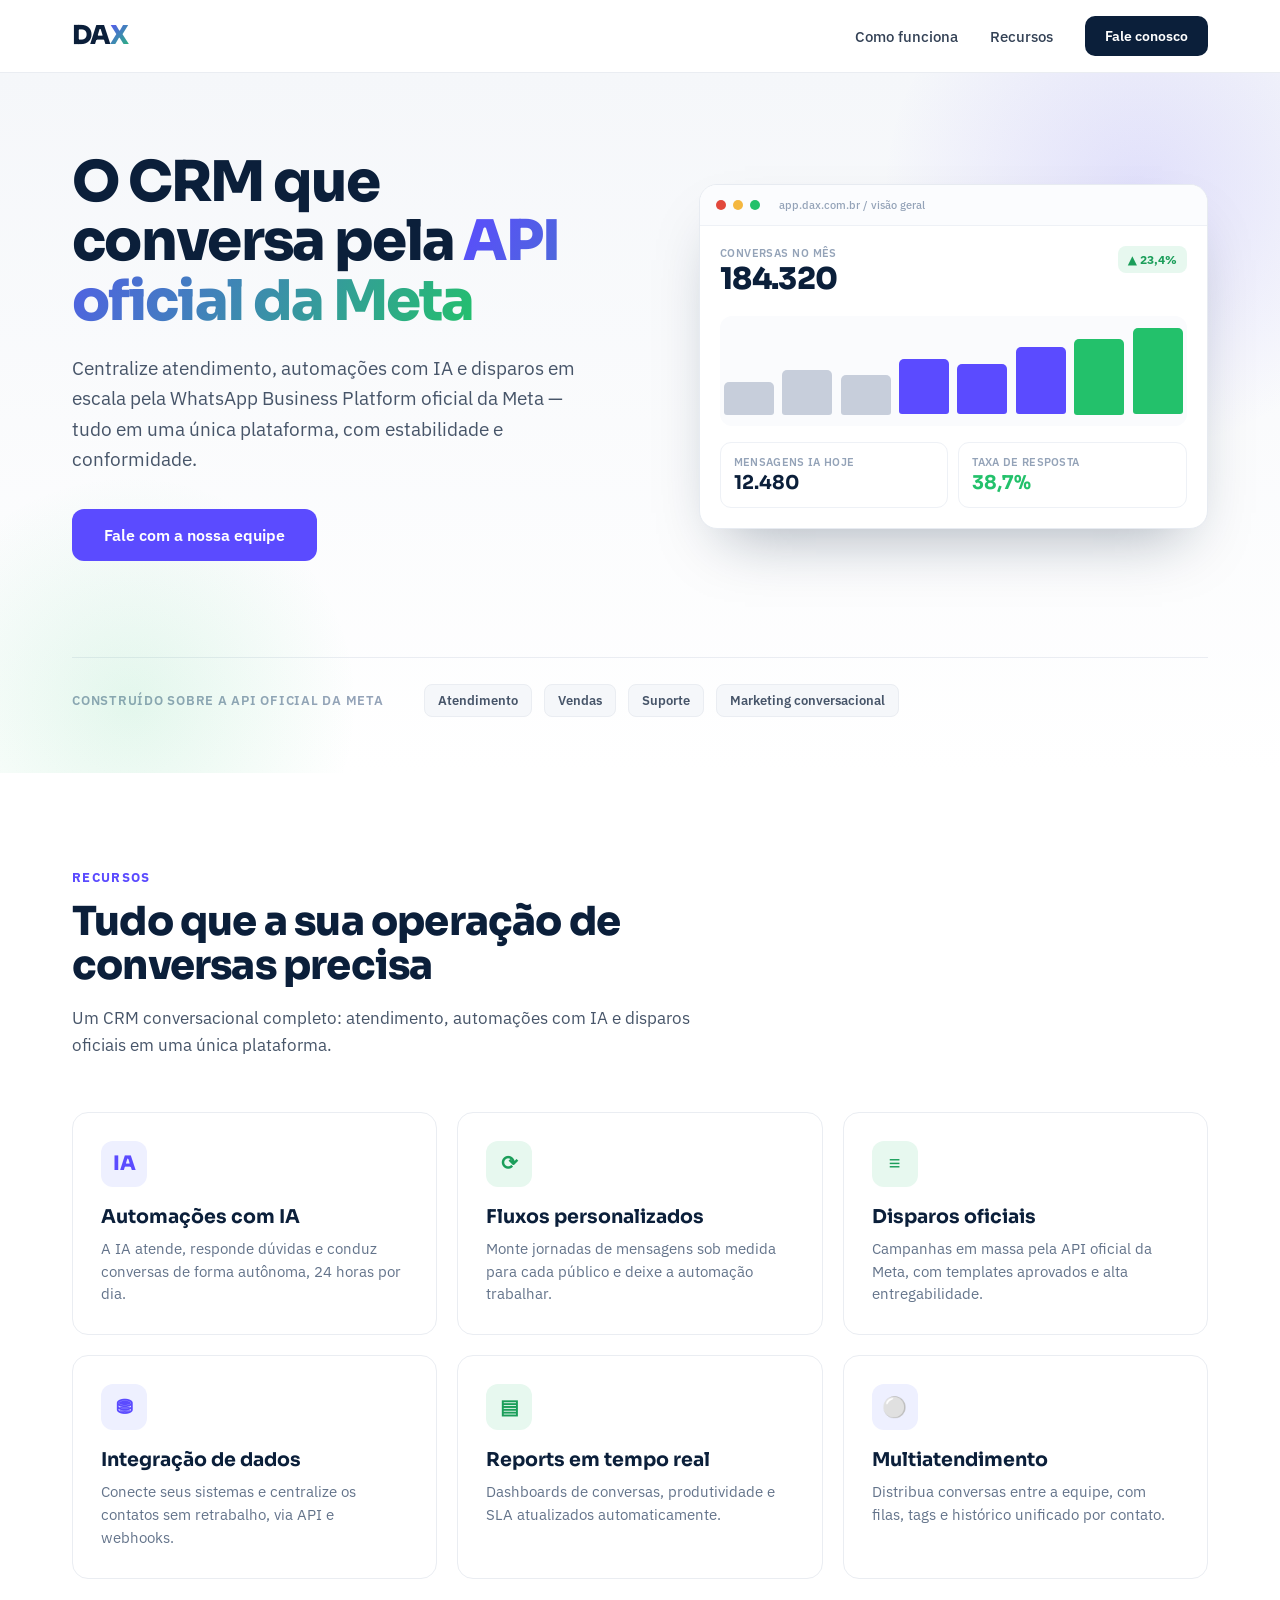
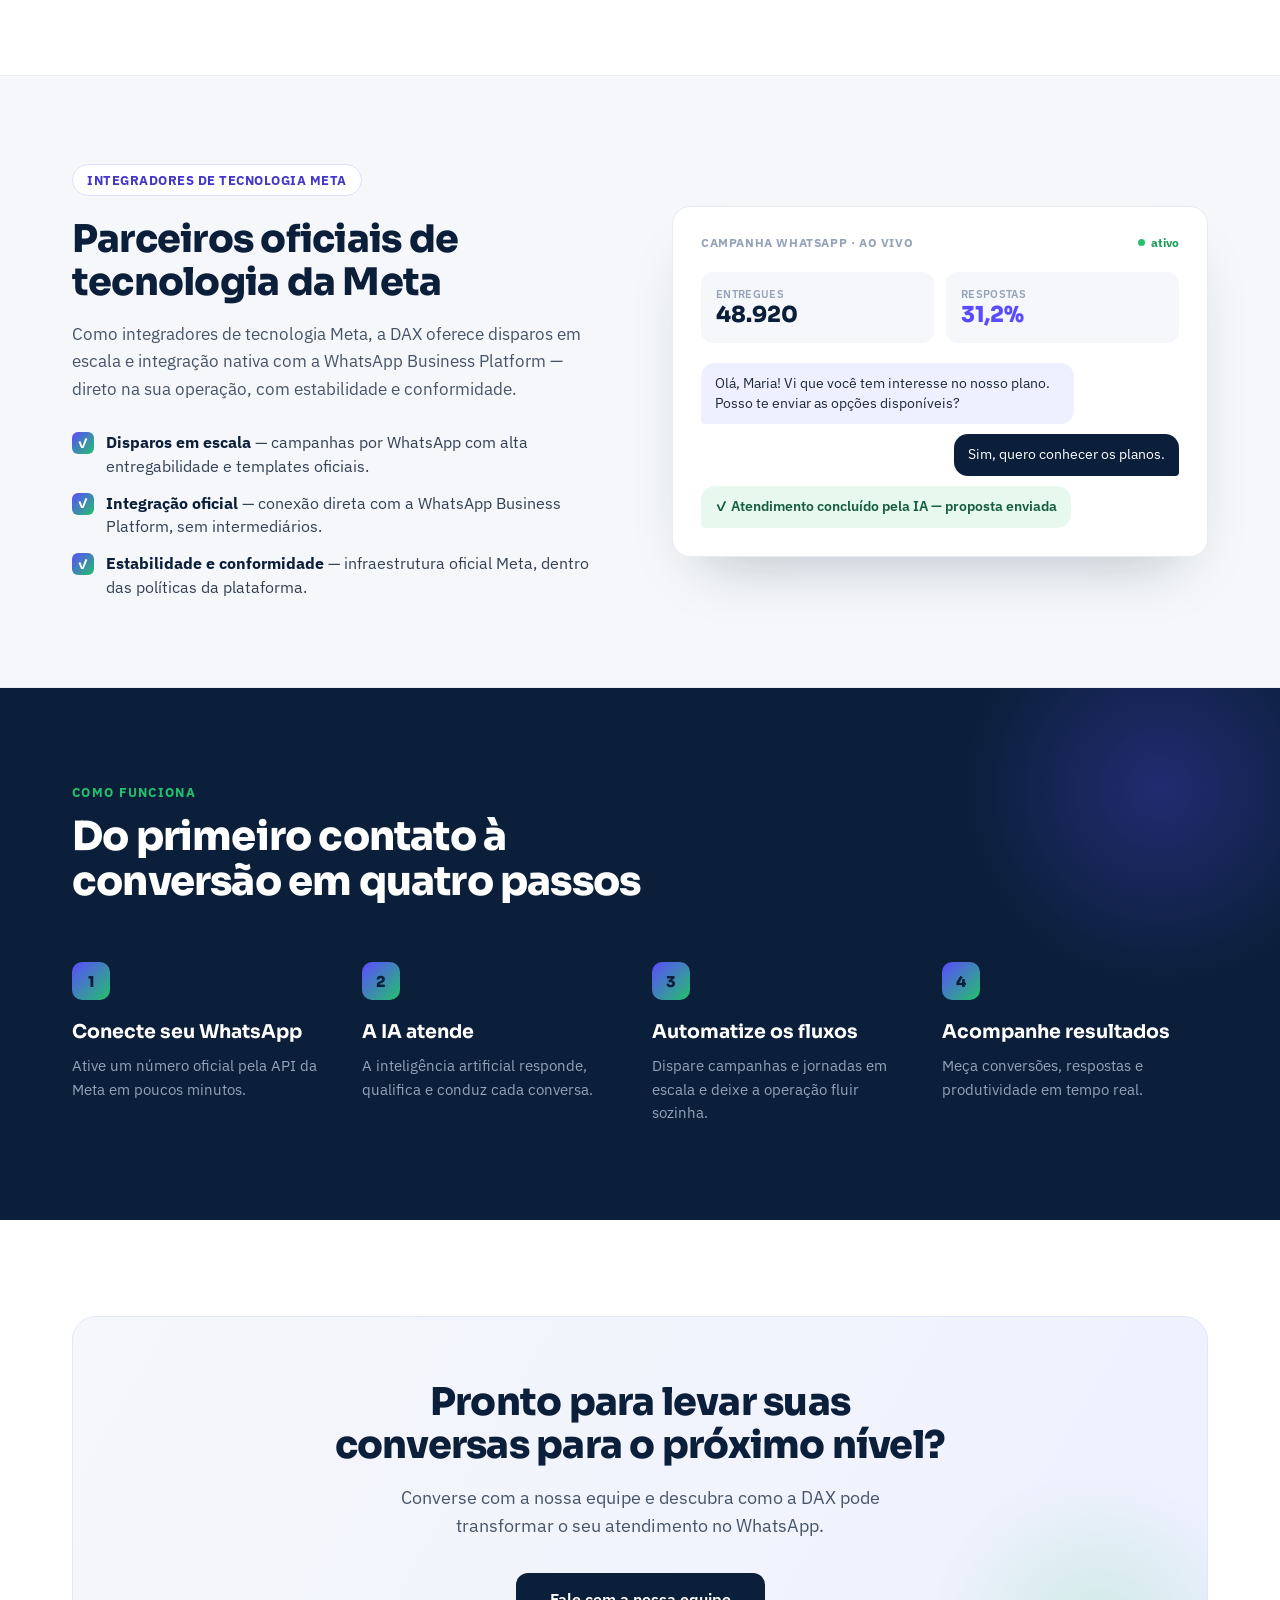
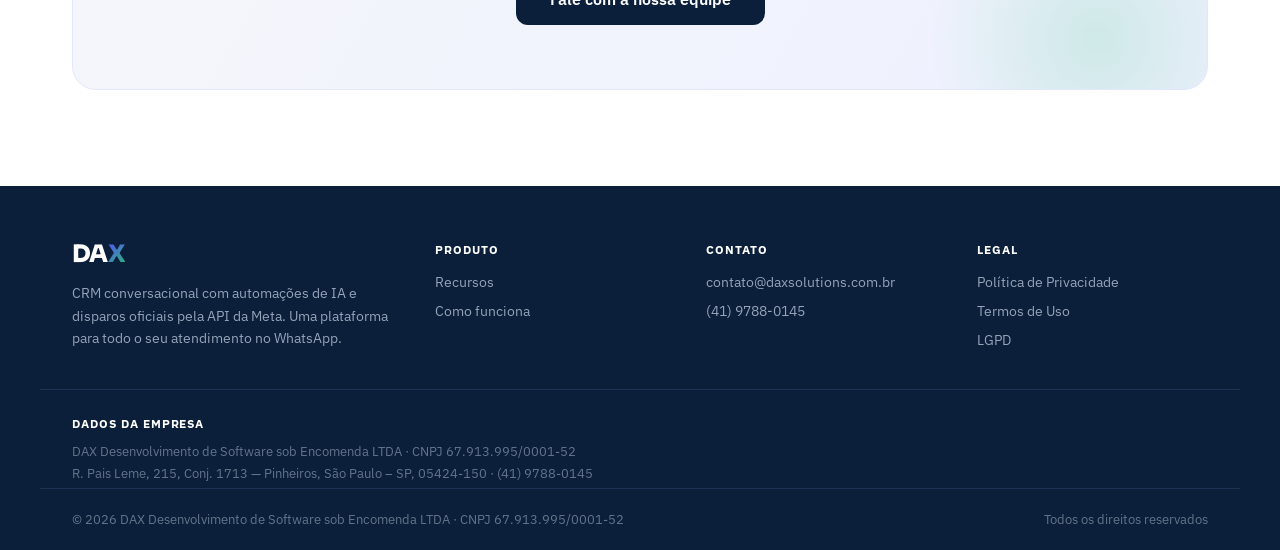
<file: index.html>
<!DOCTYPE html>
<html lang="pt-BR">
<head>
<meta charset="utf-8">
<meta name="viewport" content="width=device-width, initial-scale=1">
<title>DAX — CRM conversacional pela API oficial da Meta (WhatsApp)</title>
<meta name="description" content="Centralize atendimento, automações com IA e disparos em escala pela WhatsApp Business Platform oficial da Meta — tudo em uma única plataforma, com estabilidade e conformidade.">
<meta name="theme-color" content="#0B1F3A">
<link rel="canonical" href="https://daxsolutions.com.br/">
<link rel="icon" type="image/svg+xml" href="assets/dax-mark.svg">

<meta property="og:type" content="website">
<meta property="og:site_name" content="DAX">
<meta property="og:locale" content="pt_BR">
<meta property="og:url" content="https://daxsolutions.com.br/">
<meta property="og:title" content="DAX — CRM conversacional pela API oficial da Meta (WhatsApp)">
<meta property="og:description" content="Centralize atendimento, automações com IA e disparos em escala pela WhatsApp Business Platform oficial da Meta — tudo em uma única plataforma, com estabilidade e conformidade.">
<meta property="og:image" content="https://daxsolutions.com.br/assets/og-image.png">
<meta property="og:image:width" content="1200">
<meta property="og:image:height" content="630">
<meta property="og:image:alt" content="DAX — CRM que conversa pela API oficial da Meta">
<meta name="twitter:card" content="summary_large_image">
<meta name="twitter:title" content="DAX — CRM conversacional pela API oficial da Meta (WhatsApp)">
<meta name="twitter:description" content="Centralize atendimento, automações com IA e disparos em escala pela WhatsApp Business Platform oficial da Meta.">
<meta name="twitter:image" content="https://daxsolutions.com.br/assets/og-image.png">

<link rel="preconnect" href="https://fonts.googleapis.com">
<link rel="preconnect" href="https://fonts.gstatic.com" crossorigin>
<link href="https://fonts.googleapis.com/css2?family=Sora:wght@400;500;600;700;800&family=IBM+Plex+Sans:wght@400;500;600;700&display=swap" rel="stylesheet">
<link rel="stylesheet" href="css/base.css">
<link rel="stylesheet" href="css/landing.css">

<script type="application/ld+json">
{
  "@context": "https://schema.org",
  "@type": "Organization",
  "name": "DAX Desenvolvimento de Software sob Encomenda LTDA",
  "alternateName": "DAX",
  "url": "https://daxsolutions.com.br/",
  "logo": "https://daxsolutions.com.br/assets/dax-mark.svg",
  "description": "CRM conversacional com automações de IA e disparos oficiais pela API da Meta (WhatsApp Business Platform).",
  "taxID": "67.913.995/0001-52",
  "email": "contato@daxsolutions.com.br",
  "telephone": "+55-41-9788-0145",
  "address": {
    "@type": "PostalAddress",
    "streetAddress": "R. Pais Leme, 215, Conj. 1713 — Pinheiros",
    "addressLocality": "São Paulo",
    "addressRegion": "SP",
    "postalCode": "05424-150",
    "addressCountry": "BR"
  },
  "contactPoint": {
    "@type": "ContactPoint",
    "contactType": "sales",
    "email": "contato@daxsolutions.com.br",
    "telephone": "+55-41-9788-0145",
    "availableLanguage": "Portuguese"
  }
}
</script>
</head>
<body>
<div class="page">

  <!-- NAV -->
  <header class="site-header">
    <nav class="site-nav" aria-label="Navegação principal">
      <a href="./" class="wordmark wordmark--nav" aria-label="DAX — página inicial">DA<span class="x">X</span></a>
      <div class="nav-links">
        <a href="#como-funciona" class="nav-link">Como funciona</a>
        <a href="#recursos" class="nav-link">Recursos</a>
        <a href="mailto:contato@daxsolutions.com.br" class="btn btn-dark btn-nav">Fale conosco</a>
      </div>
    </nav>
  </header>

  <main>

  <!-- HERO -->
  <section class="hero">
    <div class="hero-glow-a" aria-hidden="true"></div>
    <div class="hero-glow-b" aria-hidden="true"></div>
    <div class="hero-inner">
      <div>
        <h1 class="hero-title">O CRM que conversa pela <span class="grad-text">API oficial da Meta</span></h1>
        <p class="hero-sub">Centralize atendimento, automações com IA e disparos em escala pela WhatsApp Business Platform oficial da Meta — tudo em uma única plataforma, com estabilidade e conformidade.</p>

        <a id="contato" href="mailto:contato@daxsolutions.com.br" class="btn btn-primary btn-lg">Fale com a nossa equipe</a>
      </div>

      <!-- DASHBOARD MOCKUP -->
      <div class="mockup" role="img" aria-label="Ilustração do painel da DAX: 184.320 conversas no mês, alta de 23,4%, 12.480 mensagens de IA hoje e 38,7% de taxa de resposta.">
        <div class="mockup-window">
          <div class="mockup-bar" aria-hidden="true">
            <span class="dot dot--red"></span>
            <span class="dot dot--yellow"></span>
            <span class="dot dot--green"></span>
            <span class="mockup-url">app.dax.com.br / visão geral</span>
          </div>
          <div class="mockup-body" aria-hidden="true">
            <div class="mockup-head">
              <div>
                <div class="metric-label">CONVERSAS NO MÊS</div>
                <div class="metric-value">184.320</div>
              </div>
              <div class="metric-badge">▲ 23,4%</div>
            </div>
            <div class="chart">
              <div class="chart-col"><div class="chart-bar" style="height:38%;background:#C7CEDB"></div></div>
              <div class="chart-col"><div class="chart-bar" style="height:52%;background:#C7CEDB"></div></div>
              <div class="chart-col"><div class="chart-bar" style="height:46%;background:#C7CEDB"></div></div>
              <div class="chart-col"><div class="chart-bar" style="height:64%;background:#5B4BFF"></div></div>
              <div class="chart-col"><div class="chart-bar" style="height:58%;background:#5B4BFF"></div></div>
              <div class="chart-col"><div class="chart-bar" style="height:78%;background:#5B4BFF"></div></div>
              <div class="chart-col"><div class="chart-bar" style="height:88%;background:#23C16B"></div></div>
              <div class="chart-col"><div class="chart-bar" style="height:100%;background:#23C16B"></div></div>
            </div>
            <div class="mini-grid">
              <div class="mini-card">
                <div class="mini-label">MENSAGENS IA HOJE</div>
                <div class="mini-value">12.480</div>
              </div>
              <div class="mini-card">
                <div class="mini-label">TAXA DE RESPOSTA</div>
                <div class="mini-value mini-value--green">38,7%</div>
              </div>
            </div>
          </div>
        </div>
      </div>
    </div>

    <!-- trust strip -->
    <div class="trust">
      <div class="trust-inner">
        <span class="trust-label">CONSTRUÍDO SOBRE A API OFICIAL DA META</span>
        <div class="trust-chips">
          <span class="chip">Atendimento</span>
          <span class="chip">Vendas</span>
          <span class="chip">Suporte</span>
          <span class="chip">Marketing conversacional</span>
        </div>
      </div>
    </div>
  </section>

  <!-- RECURSOS -->
  <section id="recursos" class="section">
    <div class="section-head">
      <div class="overline">RECURSOS</div>
      <h2 class="section-title">Tudo que a sua operação de conversas precisa</h2>
      <p class="section-sub">Um CRM conversacional completo: atendimento, automações com IA e disparos oficiais em uma única plataforma.</p>
    </div>
    <div class="features">
      <div class="feature-card">
        <div class="feature-icon feature-icon--indigo" aria-hidden="true">IA</div>
        <h3 class="feature-title">Automações com IA</h3>
        <p class="feature-desc">A IA atende, responde dúvidas e conduz conversas de forma autônoma, 24 horas por dia.</p>
      </div>
      <div class="feature-card">
        <div class="feature-icon feature-icon--green" aria-hidden="true">⟳</div>
        <h3 class="feature-title">Fluxos personalizados</h3>
        <p class="feature-desc">Monte jornadas de mensagens sob medida para cada público e deixe a automação trabalhar.</p>
      </div>
      <div class="feature-card">
        <div class="feature-icon feature-icon--green" aria-hidden="true">≡</div>
        <h3 class="feature-title">Disparos oficiais</h3>
        <p class="feature-desc">Campanhas em massa pela API oficial da Meta, com templates aprovados e alta entregabilidade.</p>
      </div>
      <div class="feature-card">
        <div class="feature-icon feature-icon--indigo" aria-hidden="true">⛃</div>
        <h3 class="feature-title">Integração de dados</h3>
        <p class="feature-desc">Conecte seus sistemas e centralize os contatos sem retrabalho, via API e webhooks.</p>
      </div>
      <div class="feature-card">
        <div class="feature-icon feature-icon--green" aria-hidden="true">▤</div>
        <h3 class="feature-title">Reports em tempo real</h3>
        <p class="feature-desc">Dashboards de conversas, produtividade e SLA atualizados automaticamente.</p>
      </div>
      <div class="feature-card">
        <div class="feature-icon feature-icon--indigo" aria-hidden="true">⚪</div>
        <h3 class="feature-title">Multiatendimento</h3>
        <p class="feature-desc">Distribua conversas entre a equipe, com filas, tags e histórico unificado por contato.</p>
      </div>
    </div>
  </section>

  <!-- META -->
  <section class="meta">
    <div class="meta-inner">
      <div>
        <div class="badge-pill">INTEGRADORES DE TECNOLOGIA META</div>
        <h2 class="meta-title">Parceiros oficiais de tecnologia da Meta</h2>
        <p class="meta-sub">Como integradores de tecnologia Meta, a DAX oferece disparos em escala e integração nativa com a WhatsApp Business Platform — direto na sua operação, com estabilidade e conformidade.</p>
        <div class="meta-points">
          <div class="meta-point">
            <span class="check" aria-hidden="true">✓</span>
            <span class="meta-point-text"><strong>Disparos em escala</strong> — campanhas por WhatsApp com alta entregabilidade e templates oficiais.</span>
          </div>
          <div class="meta-point">
            <span class="check" aria-hidden="true">✓</span>
            <span class="meta-point-text"><strong>Integração oficial</strong> — conexão direta com a WhatsApp Business Platform, sem intermediários.</span>
          </div>
          <div class="meta-point">
            <span class="check" aria-hidden="true">✓</span>
            <span class="meta-point-text"><strong>Estabilidade e conformidade</strong> — infraestrutura oficial Meta, dentro das políticas da plataforma.</span>
          </div>
        </div>
      </div>
      <div class="chat-card" role="img" aria-label="Ilustração de uma campanha de WhatsApp ao vivo: 48.920 mensagens entregues, 31,2% de respostas e uma conversa concluída pela IA.">
        <div class="chat-head" aria-hidden="true">
          <span class="chat-head-label">CAMPANHA WHATSAPP · AO VIVO</span>
          <span class="chat-live"><span class="live-dot"></span>ativo</span>
        </div>
        <div class="chat-stats" aria-hidden="true">
          <div class="chat-stat">
            <div class="chat-stat-label">ENTREGUES</div>
            <div class="chat-stat-value">48.920</div>
          </div>
          <div class="chat-stat">
            <div class="chat-stat-label">RESPOSTAS</div>
            <div class="chat-stat-value chat-stat-value--indigo">31,2%</div>
          </div>
        </div>
        <div class="chat-thread" aria-hidden="true">
          <div class="bubble bubble--in">Olá, Maria! Vi que você tem interesse no nosso plano. Posso te enviar as opções disponíveis?</div>
          <div class="bubble bubble--out">Sim, quero conhecer os planos.</div>
          <div class="bubble bubble--done">✓ Atendimento concluído pela IA — proposta enviada</div>
        </div>
      </div>
    </div>
  </section>

  <!-- COMO FUNCIONA -->
  <section id="como-funciona" class="steps-section">
    <div class="steps-glow" aria-hidden="true"></div>
    <div class="steps-inner">
      <div class="steps-head">
        <div class="overline overline--green">COMO FUNCIONA</div>
        <h2 class="section-title section-title--light">Do primeiro contato à conversão em quatro passos</h2>
      </div>
      <div class="steps">
        <div>
          <div class="step-num" aria-hidden="true">1</div>
          <h3 class="step-title">Conecte seu WhatsApp</h3>
          <p class="step-desc">Ative um número oficial pela API da Meta em poucos minutos.</p>
        </div>
        <div>
          <div class="step-num" aria-hidden="true">2</div>
          <h3 class="step-title">A IA atende</h3>
          <p class="step-desc">A inteligência artificial responde, qualifica e conduz cada conversa.</p>
        </div>
        <div>
          <div class="step-num" aria-hidden="true">3</div>
          <h3 class="step-title">Automatize os fluxos</h3>
          <p class="step-desc">Dispare campanhas e jornadas em escala e deixe a operação fluir sozinha.</p>
        </div>
        <div>
          <div class="step-num" aria-hidden="true">4</div>
          <h3 class="step-title">Acompanhe resultados</h3>
          <p class="step-desc">Meça conversões, respostas e produtividade em tempo real.</p>
        </div>
      </div>
    </div>
  </section>

  <!-- CTA FINAL -->
  <section class="cta-section">
    <div class="cta-card">
      <div class="cta-glow" aria-hidden="true"></div>
      <div class="cta-inner">
        <h2 class="cta-title">Pronto para levar suas conversas para o próximo nível?</h2>
        <p class="cta-sub">Converse com a nossa equipe e descubra como a DAX pode transformar o seu atendimento no WhatsApp.</p>
        <a href="mailto:contato@daxsolutions.com.br" class="btn btn-dark btn-cta">Fale com a nossa equipe</a>
      </div>
    </div>
  </section>

  </main>

  <!-- FOOTER -->
  <footer class="site-footer">
    <div class="footer-top">
      <div class="footer-brand">
        <span class="wordmark wordmark--footer footer-brand-mark">DA<span class="x">X</span></span>
        <p class="footer-brand-desc">CRM conversacional com automações de IA e disparos oficiais pela API da Meta. Uma plataforma para todo o seu atendimento no WhatsApp.</p>
      </div>
      <div>
        <div class="footer-heading">PRODUTO</div>
        <div class="footer-col-links">
          <a href="#recursos" class="footer-link">Recursos</a>
          <a href="#como-funciona" class="footer-link">Como funciona</a>
        </div>
      </div>
      <div>
        <div class="footer-heading">CONTATO</div>
        <div class="footer-col-links">
          <a href="mailto:contato@daxsolutions.com.br" class="footer-link">contato@daxsolutions.com.br</a>
          <a href="tel:+554197880145" class="footer-link">(41)&nbsp;9788-0145</a>
        </div>
      </div>
      <div>
        <div class="footer-heading">LEGAL</div>
        <div class="footer-col-links">
          <a href="politica-de-privacidade" class="footer-link">Política de Privacidade</a>
          <a href="termos-de-uso" class="footer-link">Termos de Uso</a>
          <a href="lgpd" class="footer-link">LGPD</a>
        </div>
      </div>
    </div>

    <div class="footer-company">
      <div class="footer-heading">DADOS DA EMPRESA</div>
      <p>DAX Desenvolvimento de Software sob Encomenda LTDA · CNPJ 67.913.995/0001-52<br>R. Pais Leme, 215, Conj. 1713 — Pinheiros, São Paulo – SP, 05424-150 · (41) 9788-0145</p>
    </div>
    <div class="footer-bottom">
      <span>© 2026 DAX Desenvolvimento de Software sob Encomenda LTDA · CNPJ 67.913.995/0001-52</span>
      <span>Todos os direitos reservados</span>
    </div>
  </footer>

</div>
</body>
</html>
</file>
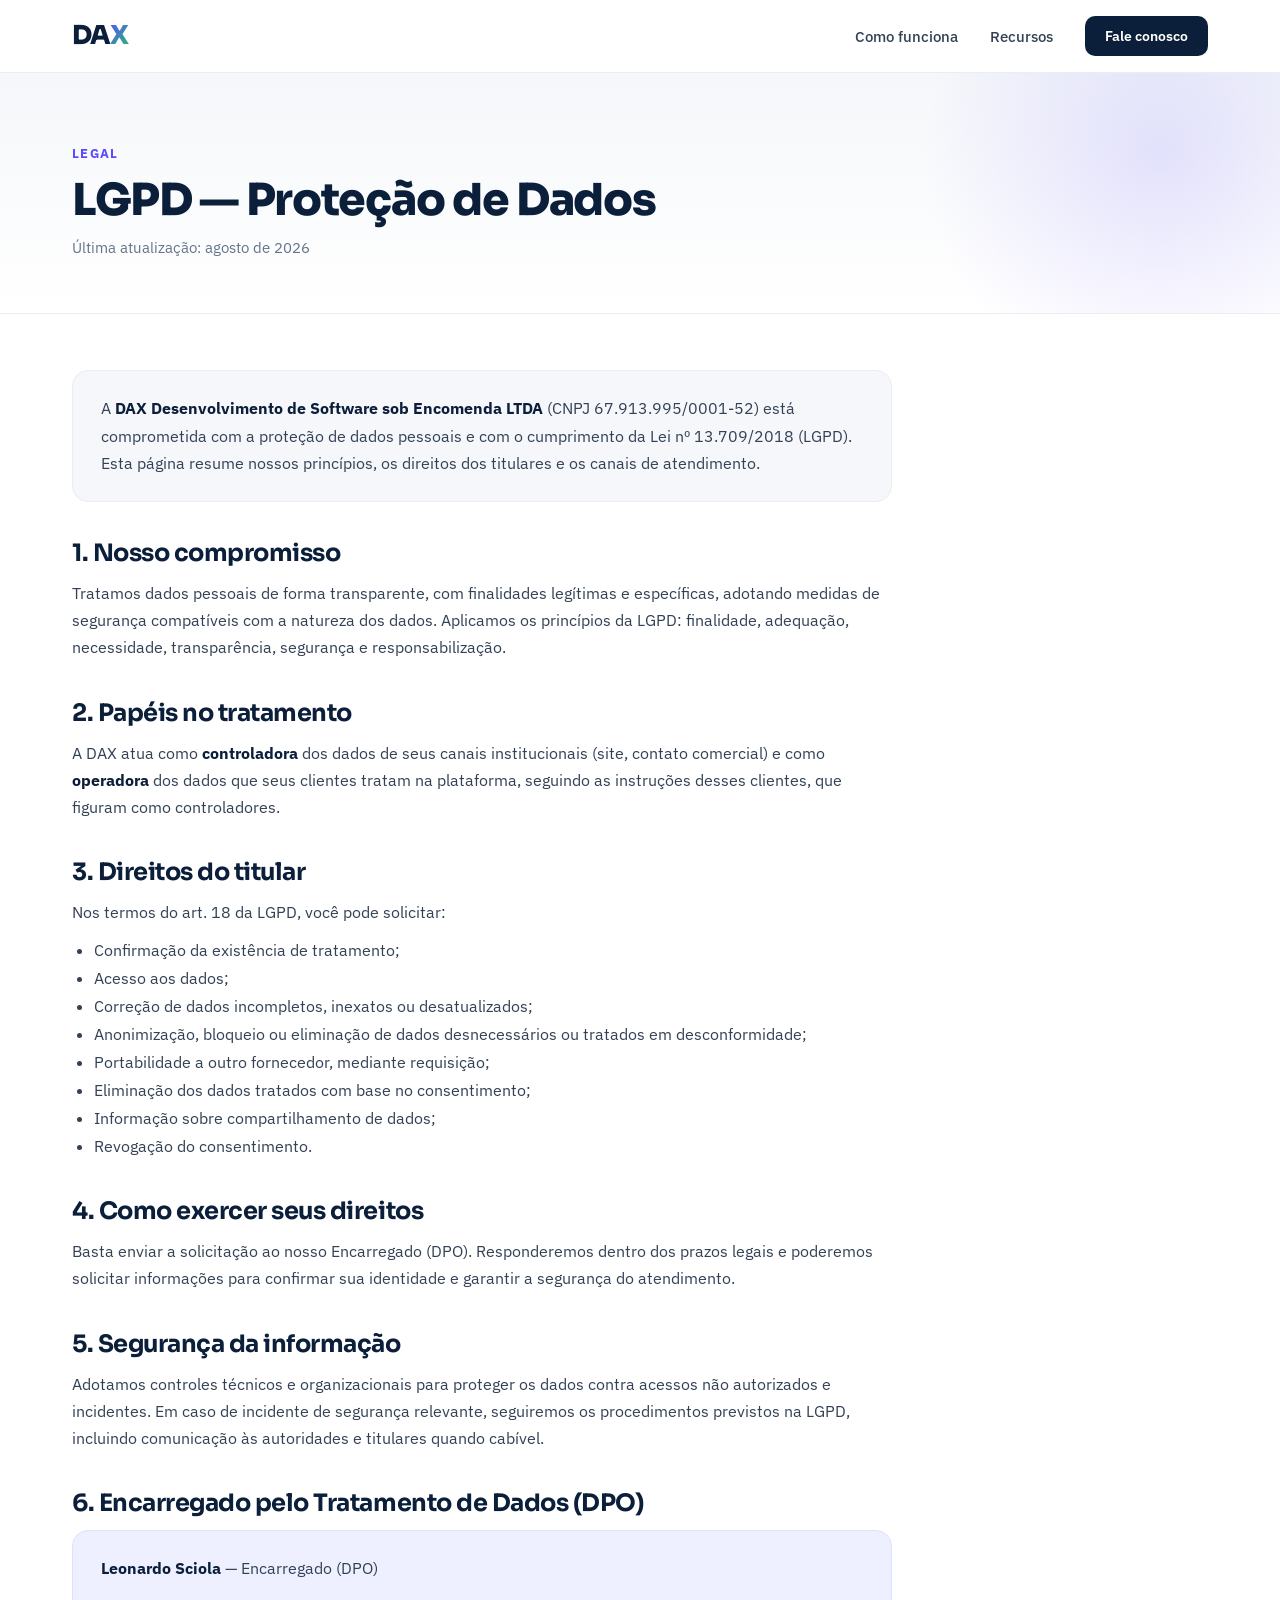
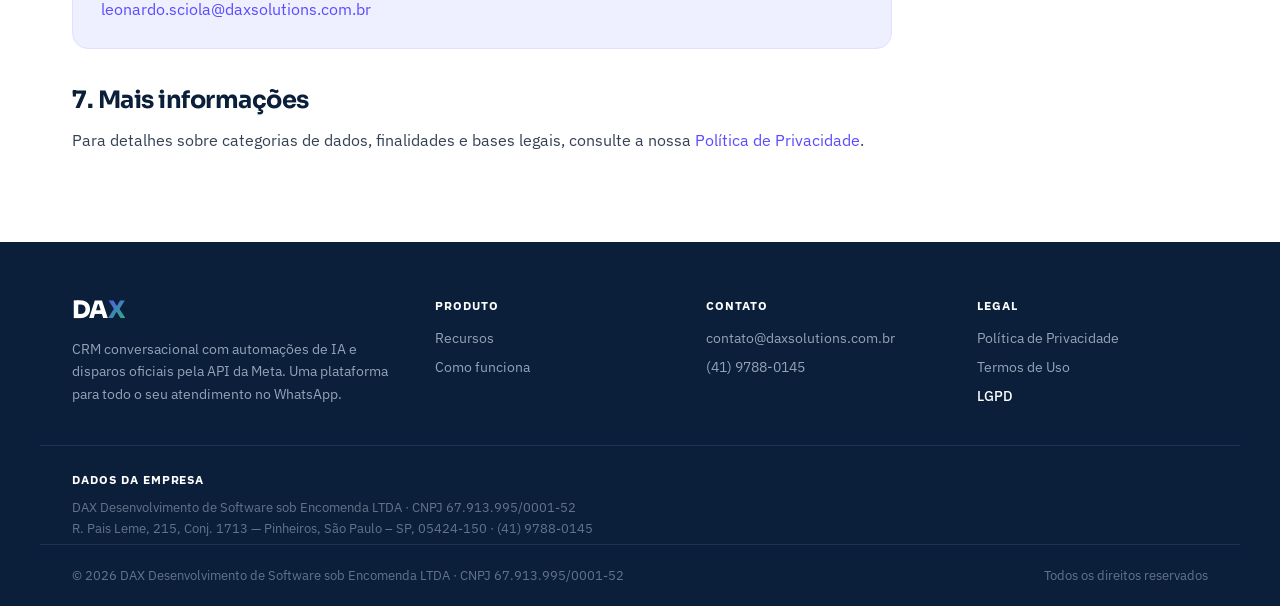
<file: lgpd.html>
<!DOCTYPE html>
<html lang="pt-BR">
<head>
<meta charset="utf-8">
<meta name="viewport" content="width=device-width, initial-scale=1">
<title>LGPD — Proteção de Dados — DAX</title>
<meta name="description" content="Princípios da DAX na proteção de dados pessoais, direitos dos titulares previstos na LGPD e canais de atendimento do Encarregado (DPO).">
<meta name="theme-color" content="#0B1F3A">
<link rel="canonical" href="https://daxsolutions.com.br/lgpd">
<link rel="icon" type="image/svg+xml" href="assets/dax-mark.svg">

<meta property="og:type" content="article">
<meta property="og:site_name" content="DAX">
<meta property="og:locale" content="pt_BR">
<meta property="og:url" content="https://daxsolutions.com.br/lgpd">
<meta property="og:title" content="LGPD — Proteção de Dados — DAX">
<meta property="og:description" content="Princípios da DAX na proteção de dados pessoais, direitos dos titulares previstos na LGPD e canais de atendimento do Encarregado (DPO).">
<meta property="og:image" content="https://daxsolutions.com.br/assets/og-image.png">
<meta name="twitter:card" content="summary_large_image">
<meta name="twitter:image" content="https://daxsolutions.com.br/assets/og-image.png">

<link rel="preconnect" href="https://fonts.googleapis.com">
<link rel="preconnect" href="https://fonts.gstatic.com" crossorigin>
<link href="https://fonts.googleapis.com/css2?family=Sora:wght@400;500;600;700;800&family=IBM+Plex+Sans:wght@400;500;600;700&display=swap" rel="stylesheet">
<link rel="stylesheet" href="css/base.css">
<link rel="stylesheet" href="css/legal.css">
</head>
<body>
<div class="page">

  <!-- NAV -->
  <header class="site-header">
    <nav class="site-nav" aria-label="Navegação principal">
      <a href="./" class="wordmark wordmark--nav" aria-label="DAX — página inicial">DA<span class="x">X</span></a>
      <div class="nav-links">
        <a href="./#como-funciona" class="nav-link">Como funciona</a>
        <a href="./#recursos" class="nav-link">Recursos</a>
        <a href="mailto:contato@daxsolutions.com.br" class="btn btn-dark btn-nav">Fale conosco</a>
      </div>
    </nav>
  </header>

  <main>

  <section class="legal-hero">
    <div class="legal-hero-glow" aria-hidden="true"></div>
    <div class="legal-hero-inner">
      <div class="legal-overline">LEGAL</div>
      <h1 class="legal-title">LGPD — Proteção de Dados</h1>
      <p class="legal-updated">Última atualização: agosto de 2026</p>
    </div>
  </section>

  <section class="legal-content">

    <div class="callout">
      <p>A <strong>DAX Desenvolvimento de Software sob Encomenda LTDA</strong> (CNPJ 67.913.995/0001-52) está comprometida com a proteção de dados pessoais e com o cumprimento da Lei nº 13.709/2018 (LGPD). Esta página resume nossos princípios, os direitos dos titulares e os canais de atendimento.</p>
    </div>

    <h2>1. Nosso compromisso</h2>
    <p>Tratamos dados pessoais de forma transparente, com finalidades legítimas e específicas, adotando medidas de segurança compatíveis com a natureza dos dados. Aplicamos os princípios da LGPD: finalidade, adequação, necessidade, transparência, segurança e responsabilização.</p>

    <h2>2. Papéis no tratamento</h2>
    <p>A DAX atua como <strong>controladora</strong> dos dados de seus canais institucionais (site, contato comercial) e como <strong>operadora</strong> dos dados que seus clientes tratam na plataforma, seguindo as instruções desses clientes, que figuram como controladores.</p>

    <h2>3. Direitos do titular</h2>
    <p class="lead-in">Nos termos do art. 18 da LGPD, você pode solicitar:</p>
    <ul>
      <li>Confirmação da existência de tratamento;</li>
      <li>Acesso aos dados;</li>
      <li>Correção de dados incompletos, inexatos ou desatualizados;</li>
      <li>Anonimização, bloqueio ou eliminação de dados desnecessários ou tratados em desconformidade;</li>
      <li>Portabilidade a outro fornecedor, mediante requisição;</li>
      <li>Eliminação dos dados tratados com base no consentimento;</li>
      <li>Informação sobre compartilhamento de dados;</li>
      <li>Revogação do consentimento.</li>
    </ul>

    <h2>4. Como exercer seus direitos</h2>
    <p>Basta enviar a solicitação ao nosso Encarregado (DPO). Responderemos dentro dos prazos legais e poderemos solicitar informações para confirmar sua identidade e garantir a segurança do atendimento.</p>

    <h2>5. Segurança da informação</h2>
    <p>Adotamos controles técnicos e organizacionais para proteger os dados contra acessos não autorizados e incidentes. Em caso de incidente de segurança relevante, seguiremos os procedimentos previstos na LGPD, incluindo comunicação às autoridades e titulares quando cabível.</p>

    <h2>6. Encarregado pelo Tratamento de Dados (DPO)</h2>
    <div class="callout callout--indigo">
      <p><strong>Leonardo Sciola</strong> — Encarregado (DPO)</p>
      <p><a href="mailto:leonardo.sciola@daxsolutions.com.br">leonardo.sciola@daxsolutions.com.br</a></p>
    </div>

    <h2>7. Mais informações</h2>
    <p>Para detalhes sobre categorias de dados, finalidades e bases legais, consulte a nossa <a href="politica-de-privacidade">Política de Privacidade</a>.</p>

  </section>

  </main>

  <!-- FOOTER -->
  <footer class="site-footer">
    <div class="footer-top">
      <div class="footer-brand">
        <span class="wordmark wordmark--footer footer-brand-mark">DA<span class="x">X</span></span>
        <p class="footer-brand-desc">CRM conversacional com automações de IA e disparos oficiais pela API da Meta. Uma plataforma para todo o seu atendimento no WhatsApp.</p>
      </div>
      <div>
        <div class="footer-heading">PRODUTO</div>
        <div class="footer-col-links">
          <a href="./#recursos" class="footer-link">Recursos</a>
          <a href="./#como-funciona" class="footer-link">Como funciona</a>
        </div>
      </div>
      <div>
        <div class="footer-heading">CONTATO</div>
        <div class="footer-col-links">
          <a href="mailto:contato@daxsolutions.com.br" class="footer-link">contato@daxsolutions.com.br</a>
          <a href="tel:+554197880145" class="footer-link">(41)&nbsp;9788-0145</a>
        </div>
      </div>
      <div>
        <div class="footer-heading">LEGAL</div>
        <div class="footer-col-links">
          <a href="politica-de-privacidade" class="footer-link">Política de Privacidade</a>
          <a href="termos-de-uso" class="footer-link">Termos de Uso</a>
          <a href="lgpd" class="footer-link footer-link--current" aria-current="page">LGPD</a>
        </div>
      </div>
    </div>

    <div class="footer-company">
      <div class="footer-heading">DADOS DA EMPRESA</div>
      <p>DAX Desenvolvimento de Software sob Encomenda LTDA · CNPJ 67.913.995/0001-52<br>R. Pais Leme, 215, Conj. 1713 — Pinheiros, São Paulo – SP, 05424-150 · (41) 9788-0145</p>
    </div>
    <div class="footer-bottom">
      <span>© 2026 DAX Desenvolvimento de Software sob Encomenda LTDA · CNPJ 67.913.995/0001-52</span>
      <span>Todos os direitos reservados</span>
    </div>
  </footer>

</div>
</body>
</html>
</file>
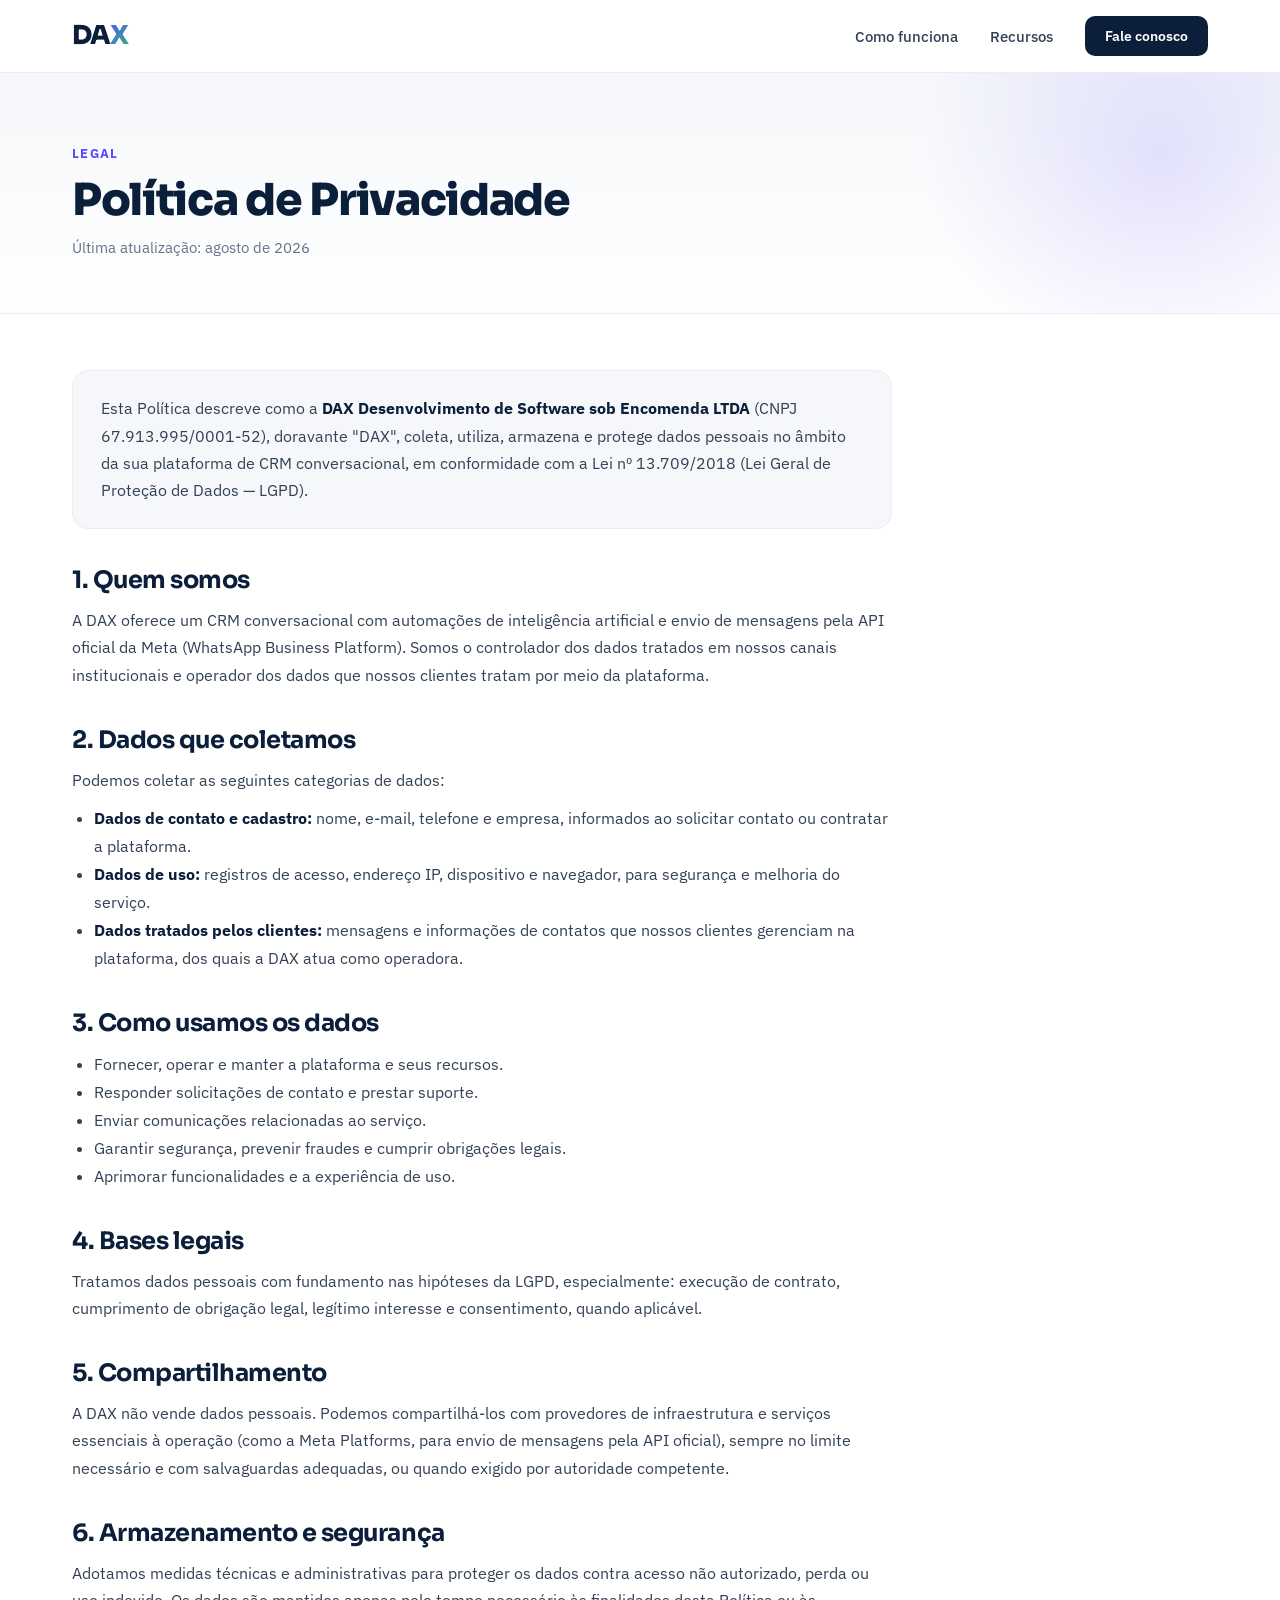
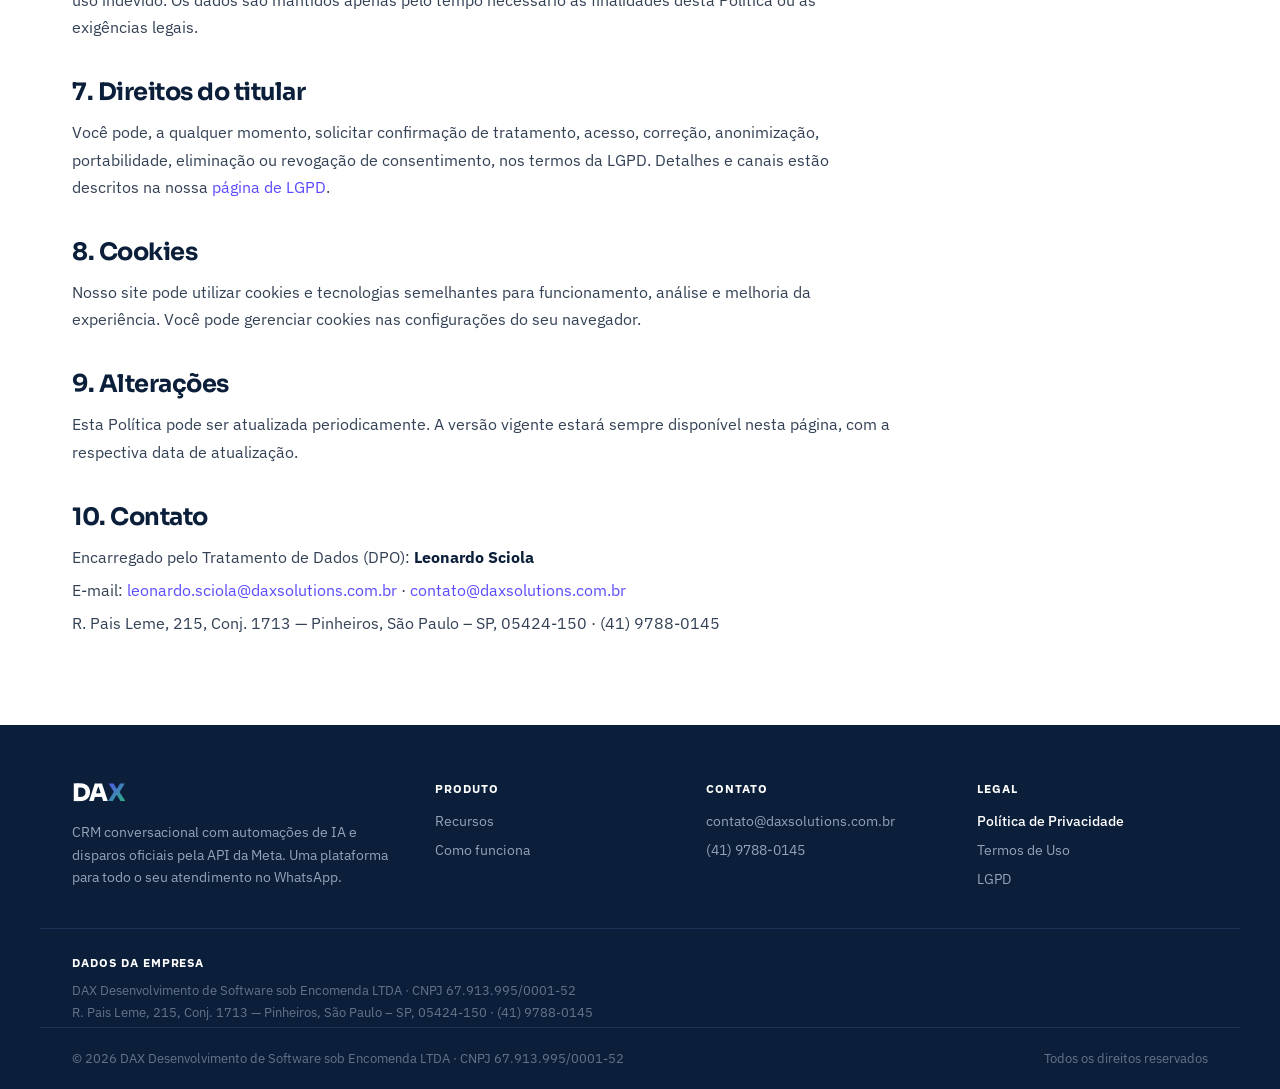
<file: politica-de-privacidade.html>
<!DOCTYPE html>
<html lang="pt-BR">
<head>
<meta charset="utf-8">
<meta name="viewport" content="width=device-width, initial-scale=1">
<title>Política de Privacidade — DAX</title>
<meta name="description" content="Como a DAX coleta, utiliza, armazena e protege dados pessoais na sua plataforma de CRM conversacional, em conformidade com a LGPD.">
<meta name="theme-color" content="#0B1F3A">
<link rel="canonical" href="https://daxsolutions.com.br/politica-de-privacidade">
<link rel="icon" type="image/svg+xml" href="assets/dax-mark.svg">

<meta property="og:type" content="article">
<meta property="og:site_name" content="DAX">
<meta property="og:locale" content="pt_BR">
<meta property="og:url" content="https://daxsolutions.com.br/politica-de-privacidade">
<meta property="og:title" content="Política de Privacidade — DAX">
<meta property="og:description" content="Como a DAX coleta, utiliza, armazena e protege dados pessoais na sua plataforma de CRM conversacional, em conformidade com a LGPD.">
<meta property="og:image" content="https://daxsolutions.com.br/assets/og-image.png">
<meta name="twitter:card" content="summary_large_image">
<meta name="twitter:image" content="https://daxsolutions.com.br/assets/og-image.png">

<link rel="preconnect" href="https://fonts.googleapis.com">
<link rel="preconnect" href="https://fonts.gstatic.com" crossorigin>
<link href="https://fonts.googleapis.com/css2?family=Sora:wght@400;500;600;700;800&family=IBM+Plex+Sans:wght@400;500;600;700&display=swap" rel="stylesheet">
<link rel="stylesheet" href="css/base.css">
<link rel="stylesheet" href="css/legal.css">
</head>
<body>
<div class="page">

  <!-- NAV -->
  <header class="site-header">
    <nav class="site-nav" aria-label="Navegação principal">
      <a href="./" class="wordmark wordmark--nav" aria-label="DAX — página inicial">DA<span class="x">X</span></a>
      <div class="nav-links">
        <a href="./#como-funciona" class="nav-link">Como funciona</a>
        <a href="./#recursos" class="nav-link">Recursos</a>
        <a href="mailto:contato@daxsolutions.com.br" class="btn btn-dark btn-nav">Fale conosco</a>
      </div>
    </nav>
  </header>

  <main>

  <section class="legal-hero">
    <div class="legal-hero-glow" aria-hidden="true"></div>
    <div class="legal-hero-inner">
      <div class="legal-overline">LEGAL</div>
      <h1 class="legal-title">Política de Privacidade</h1>
      <p class="legal-updated">Última atualização: agosto de 2026</p>
    </div>
  </section>

  <section class="legal-content">

    <div class="callout">
      <p>Esta Política descreve como a <strong>DAX Desenvolvimento de Software sob Encomenda LTDA</strong> (CNPJ 67.913.995/0001-52), doravante "DAX", coleta, utiliza, armazena e protege dados pessoais no âmbito da sua plataforma de CRM conversacional, em conformidade com a Lei nº 13.709/2018 (Lei Geral de Proteção de Dados — LGPD).</p>
    </div>

    <h2>1. Quem somos</h2>
    <p>A DAX oferece um CRM conversacional com automações de inteligência artificial e envio de mensagens pela API oficial da Meta (WhatsApp Business Platform). Somos o controlador dos dados tratados em nossos canais institucionais e operador dos dados que nossos clientes tratam por meio da plataforma.</p>

    <h2>2. Dados que coletamos</h2>
    <p class="lead-in">Podemos coletar as seguintes categorias de dados:</p>
    <ul>
      <li><strong>Dados de contato e cadastro:</strong> nome, e-mail, telefone e empresa, informados ao solicitar contato ou contratar a plataforma.</li>
      <li><strong>Dados de uso:</strong> registros de acesso, endereço IP, dispositivo e navegador, para segurança e melhoria do serviço.</li>
      <li><strong>Dados tratados pelos clientes:</strong> mensagens e informações de contatos que nossos clientes gerenciam na plataforma, dos quais a DAX atua como operadora.</li>
    </ul>

    <h2>3. Como usamos os dados</h2>
    <ul>
      <li>Fornecer, operar e manter a plataforma e seus recursos.</li>
      <li>Responder solicitações de contato e prestar suporte.</li>
      <li>Enviar comunicações relacionadas ao serviço.</li>
      <li>Garantir segurança, prevenir fraudes e cumprir obrigações legais.</li>
      <li>Aprimorar funcionalidades e a experiência de uso.</li>
    </ul>

    <h2>4. Bases legais</h2>
    <p>Tratamos dados pessoais com fundamento nas hipóteses da LGPD, especialmente: execução de contrato, cumprimento de obrigação legal, legítimo interesse e consentimento, quando aplicável.</p>

    <h2>5. Compartilhamento</h2>
    <p>A DAX não vende dados pessoais. Podemos compartilhá-los com provedores de infraestrutura e serviços essenciais à operação (como a Meta Platforms, para envio de mensagens pela API oficial), sempre no limite necessário e com salvaguardas adequadas, ou quando exigido por autoridade competente.</p>

    <h2>6. Armazenamento e segurança</h2>
    <p>Adotamos medidas técnicas e administrativas para proteger os dados contra acesso não autorizado, perda ou uso indevido. Os dados são mantidos apenas pelo tempo necessário às finalidades desta Política ou às exigências legais.</p>

    <h2>7. Direitos do titular</h2>
    <p>Você pode, a qualquer momento, solicitar confirmação de tratamento, acesso, correção, anonimização, portabilidade, eliminação ou revogação de consentimento, nos termos da LGPD. Detalhes e canais estão descritos na nossa <a href="lgpd">página de LGPD</a>.</p>

    <h2>8. Cookies</h2>
    <p>Nosso site pode utilizar cookies e tecnologias semelhantes para funcionamento, análise e melhoria da experiência. Você pode gerenciar cookies nas configurações do seu navegador.</p>

    <h2>9. Alterações</h2>
    <p>Esta Política pode ser atualizada periodicamente. A versão vigente estará sempre disponível nesta página, com a respectiva data de atualização.</p>

    <h2>10. Contato</h2>
    <p class="contact-line">Encarregado pelo Tratamento de Dados (DPO): <strong>Leonardo Sciola</strong></p>
    <p class="contact-line">E-mail: <a href="mailto:leonardo.sciola@daxsolutions.com.br">leonardo.sciola@daxsolutions.com.br</a> · <a href="mailto:contato@daxsolutions.com.br">contato@daxsolutions.com.br</a></p>
    <p>R. Pais Leme, 215, Conj. 1713 — Pinheiros, São Paulo – SP, 05424-150 · (41) 9788-0145</p>

  </section>

  </main>

  <!-- FOOTER -->
  <footer class="site-footer">
    <div class="footer-top">
      <div class="footer-brand">
        <span class="wordmark wordmark--footer footer-brand-mark">DA<span class="x">X</span></span>
        <p class="footer-brand-desc">CRM conversacional com automações de IA e disparos oficiais pela API da Meta. Uma plataforma para todo o seu atendimento no WhatsApp.</p>
      </div>
      <div>
        <div class="footer-heading">PRODUTO</div>
        <div class="footer-col-links">
          <a href="./#recursos" class="footer-link">Recursos</a>
          <a href="./#como-funciona" class="footer-link">Como funciona</a>
        </div>
      </div>
      <div>
        <div class="footer-heading">CONTATO</div>
        <div class="footer-col-links">
          <a href="mailto:contato@daxsolutions.com.br" class="footer-link">contato@daxsolutions.com.br</a>
          <a href="tel:+554197880145" class="footer-link">(41)&nbsp;9788-0145</a>
        </div>
      </div>
      <div>
        <div class="footer-heading">LEGAL</div>
        <div class="footer-col-links">
          <a href="politica-de-privacidade" class="footer-link footer-link--current" aria-current="page">Política de Privacidade</a>
          <a href="termos-de-uso" class="footer-link">Termos de Uso</a>
          <a href="lgpd" class="footer-link">LGPD</a>
        </div>
      </div>
    </div>

    <div class="footer-company">
      <div class="footer-heading">DADOS DA EMPRESA</div>
      <p>DAX Desenvolvimento de Software sob Encomenda LTDA · CNPJ 67.913.995/0001-52<br>R. Pais Leme, 215, Conj. 1713 — Pinheiros, São Paulo – SP, 05424-150 · (41) 9788-0145</p>
    </div>
    <div class="footer-bottom">
      <span>© 2026 DAX Desenvolvimento de Software sob Encomenda LTDA · CNPJ 67.913.995/0001-52</span>
      <span>Todos os direitos reservados</span>
    </div>
  </footer>

</div>
</body>
</html>
</file>
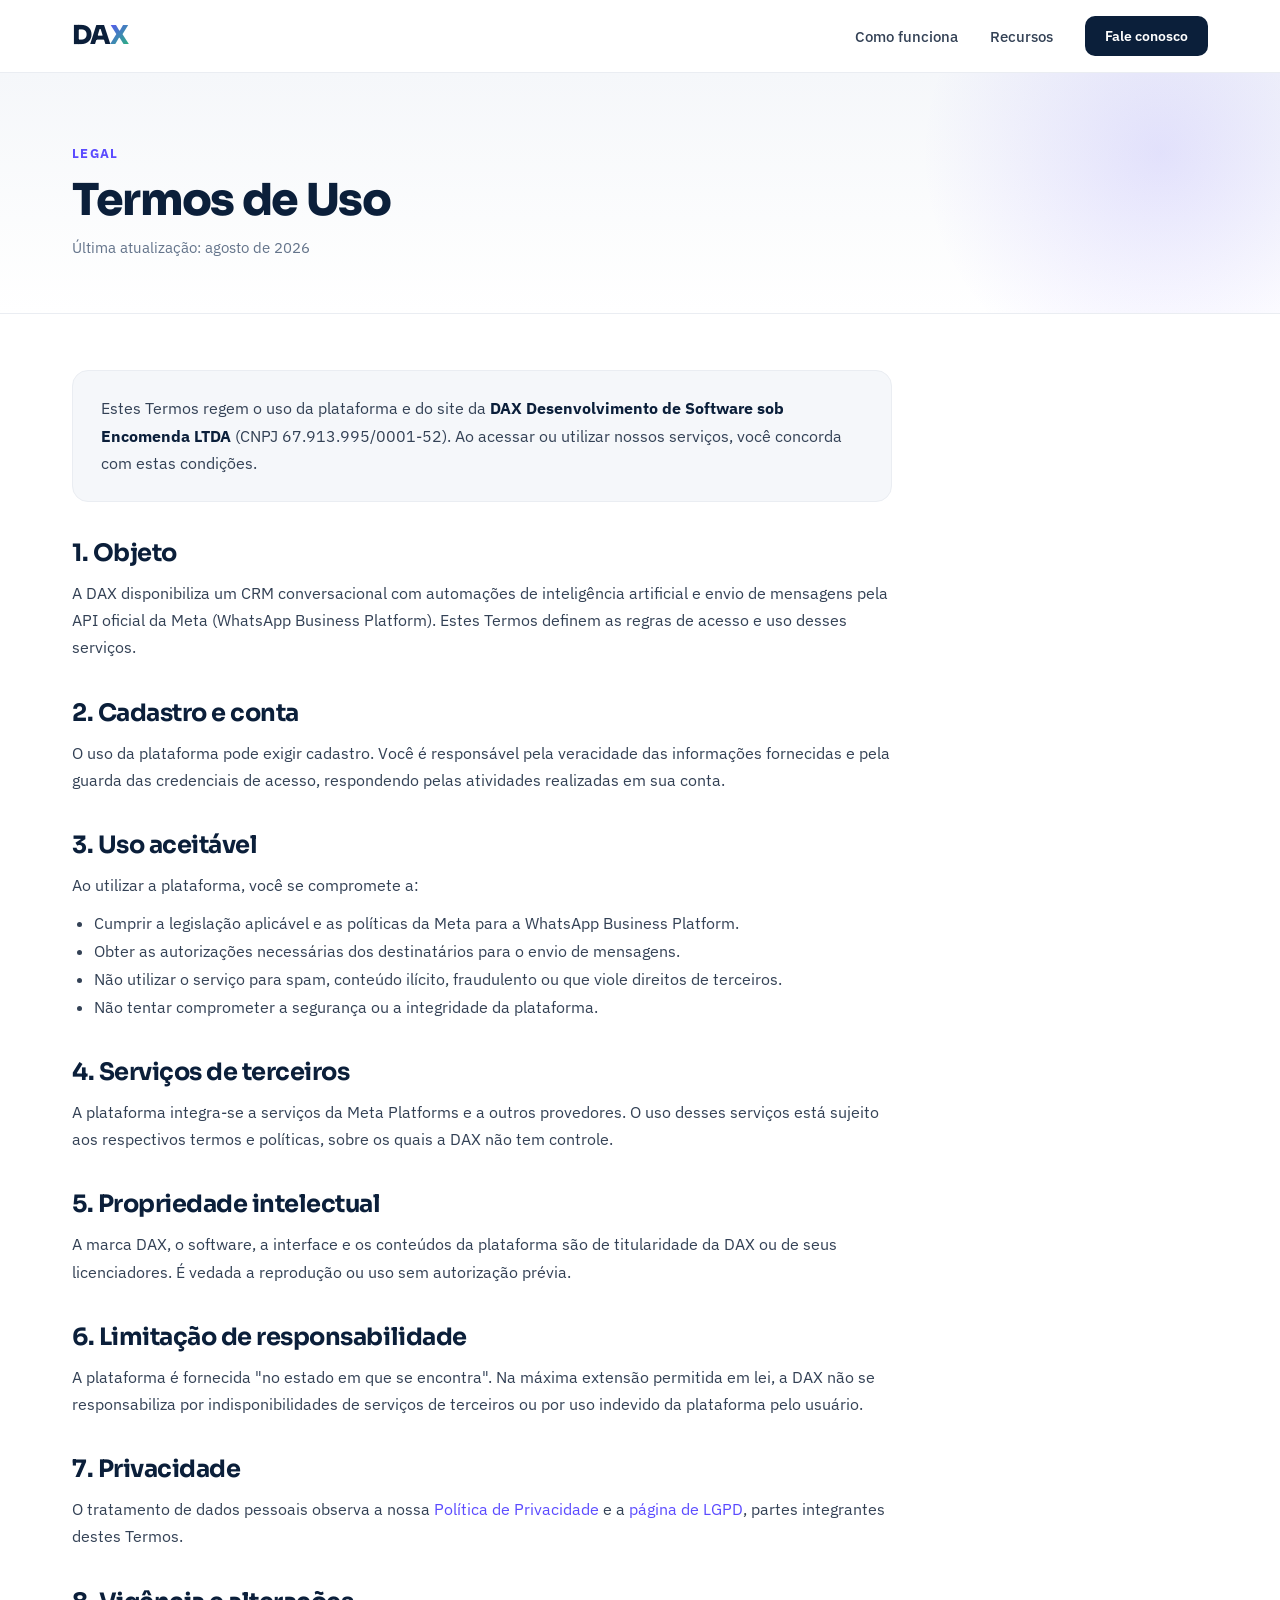
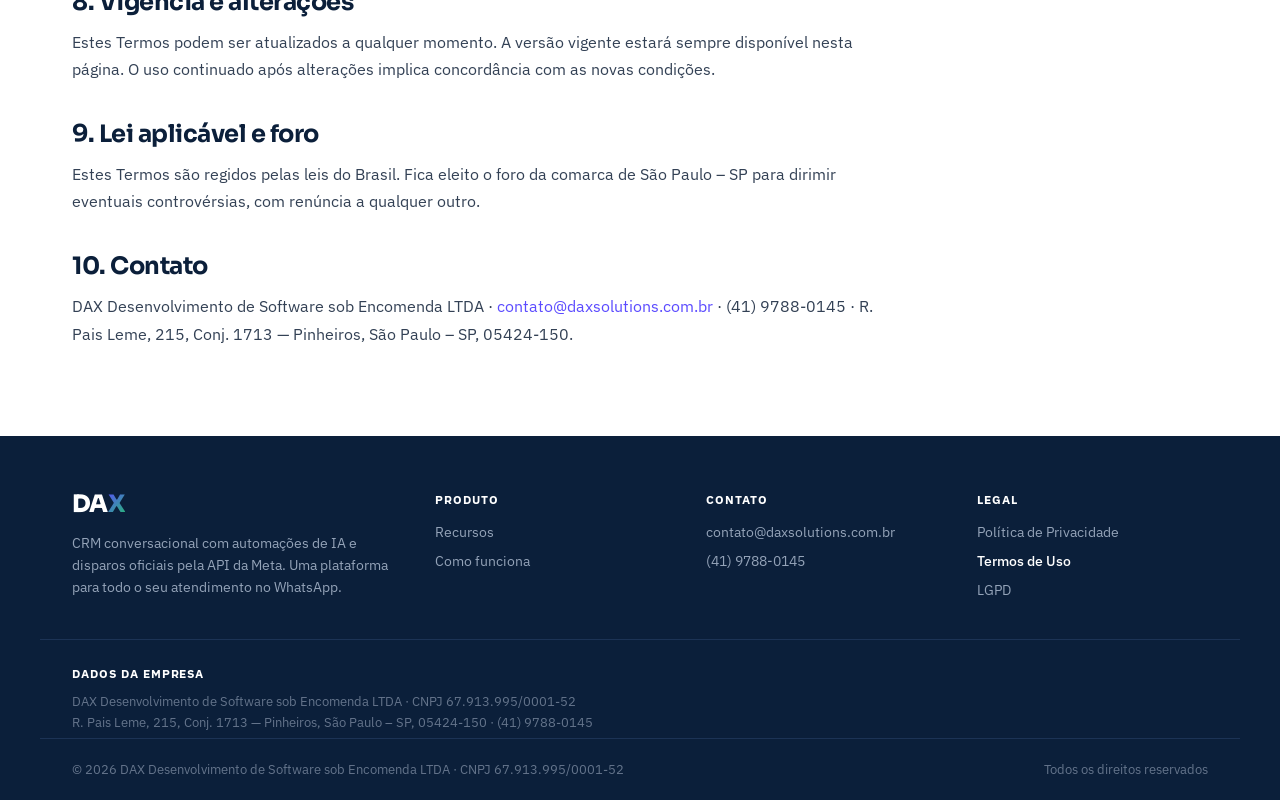
<file: termos-de-uso.html>
<!DOCTYPE html>
<html lang="pt-BR">
<head>
<meta charset="utf-8">
<meta name="viewport" content="width=device-width, initial-scale=1">
<title>Termos de Uso — DAX</title>
<meta name="description" content="Termos de Uso da plataforma e do site da DAX Desenvolvimento de Software sob Encomenda LTDA.">
<meta name="theme-color" content="#0B1F3A">
<link rel="canonical" href="https://daxsolutions.com.br/termos-de-uso">
<link rel="icon" type="image/svg+xml" href="assets/dax-mark.svg">

<meta property="og:type" content="article">
<meta property="og:site_name" content="DAX">
<meta property="og:locale" content="pt_BR">
<meta property="og:url" content="https://daxsolutions.com.br/termos-de-uso">
<meta property="og:title" content="Termos de Uso — DAX">
<meta property="og:description" content="Termos de Uso da plataforma e do site da DAX Desenvolvimento de Software sob Encomenda LTDA.">
<meta property="og:image" content="https://daxsolutions.com.br/assets/og-image.png">
<meta name="twitter:card" content="summary_large_image">
<meta name="twitter:image" content="https://daxsolutions.com.br/assets/og-image.png">

<link rel="preconnect" href="https://fonts.googleapis.com">
<link rel="preconnect" href="https://fonts.gstatic.com" crossorigin>
<link href="https://fonts.googleapis.com/css2?family=Sora:wght@400;500;600;700;800&family=IBM+Plex+Sans:wght@400;500;600;700&display=swap" rel="stylesheet">
<link rel="stylesheet" href="css/base.css">
<link rel="stylesheet" href="css/legal.css">
</head>
<body>
<div class="page">

  <!-- NAV -->
  <header class="site-header">
    <nav class="site-nav" aria-label="Navegação principal">
      <a href="./" class="wordmark wordmark--nav" aria-label="DAX — página inicial">DA<span class="x">X</span></a>
      <div class="nav-links">
        <a href="./#como-funciona" class="nav-link">Como funciona</a>
        <a href="./#recursos" class="nav-link">Recursos</a>
        <a href="mailto:contato@daxsolutions.com.br" class="btn btn-dark btn-nav">Fale conosco</a>
      </div>
    </nav>
  </header>

  <main>

  <section class="legal-hero">
    <div class="legal-hero-glow" aria-hidden="true"></div>
    <div class="legal-hero-inner">
      <div class="legal-overline">LEGAL</div>
      <h1 class="legal-title">Termos de Uso</h1>
      <p class="legal-updated">Última atualização: agosto de 2026</p>
    </div>
  </section>

  <section class="legal-content">

    <div class="callout">
      <p>Estes Termos regem o uso da plataforma e do site da <strong>DAX Desenvolvimento de Software sob Encomenda LTDA</strong> (CNPJ 67.913.995/0001-52). Ao acessar ou utilizar nossos serviços, você concorda com estas condições.</p>
    </div>

    <h2>1. Objeto</h2>
    <p>A DAX disponibiliza um CRM conversacional com automações de inteligência artificial e envio de mensagens pela API oficial da Meta (WhatsApp Business Platform). Estes Termos definem as regras de acesso e uso desses serviços.</p>

    <h2>2. Cadastro e conta</h2>
    <p>O uso da plataforma pode exigir cadastro. Você é responsável pela veracidade das informações fornecidas e pela guarda das credenciais de acesso, respondendo pelas atividades realizadas em sua conta.</p>

    <h2>3. Uso aceitável</h2>
    <p class="lead-in">Ao utilizar a plataforma, você se compromete a:</p>
    <ul>
      <li>Cumprir a legislação aplicável e as políticas da Meta para a WhatsApp Business Platform.</li>
      <li>Obter as autorizações necessárias dos destinatários para o envio de mensagens.</li>
      <li>Não utilizar o serviço para spam, conteúdo ilícito, fraudulento ou que viole direitos de terceiros.</li>
      <li>Não tentar comprometer a segurança ou a integridade da plataforma.</li>
    </ul>

    <h2>4. Serviços de terceiros</h2>
    <p>A plataforma integra-se a serviços da Meta Platforms e a outros provedores. O uso desses serviços está sujeito aos respectivos termos e políticas, sobre os quais a DAX não tem controle.</p>

    <h2>5. Propriedade intelectual</h2>
    <p>A marca DAX, o software, a interface e os conteúdos da plataforma são de titularidade da DAX ou de seus licenciadores. É vedada a reprodução ou uso sem autorização prévia.</p>

    <h2>6. Limitação de responsabilidade</h2>
    <p>A plataforma é fornecida "no estado em que se encontra". Na máxima extensão permitida em lei, a DAX não se responsabiliza por indisponibilidades de serviços de terceiros ou por uso indevido da plataforma pelo usuário.</p>

    <h2>7. Privacidade</h2>
    <p>O tratamento de dados pessoais observa a nossa <a href="politica-de-privacidade">Política de Privacidade</a> e a <a href="lgpd">página de LGPD</a>, partes integrantes destes Termos.</p>

    <h2>8. Vigência e alterações</h2>
    <p>Estes Termos podem ser atualizados a qualquer momento. A versão vigente estará sempre disponível nesta página. O uso continuado após alterações implica concordância com as novas condições.</p>

    <h2>9. Lei aplicável e foro</h2>
    <p>Estes Termos são regidos pelas leis do Brasil. Fica eleito o foro da comarca de São Paulo – SP para dirimir eventuais controvérsias, com renúncia a qualquer outro.</p>

    <h2>10. Contato</h2>
    <p>DAX Desenvolvimento de Software sob Encomenda LTDA · <a href="mailto:contato@daxsolutions.com.br">contato@daxsolutions.com.br</a> · (41) 9788-0145 · R. Pais Leme, 215, Conj. 1713 — Pinheiros, São Paulo – SP, 05424-150.</p>

  </section>

  </main>

  <!-- FOOTER -->
  <footer class="site-footer">
    <div class="footer-top">
      <div class="footer-brand">
        <span class="wordmark wordmark--footer footer-brand-mark">DA<span class="x">X</span></span>
        <p class="footer-brand-desc">CRM conversacional com automações de IA e disparos oficiais pela API da Meta. Uma plataforma para todo o seu atendimento no WhatsApp.</p>
      </div>
      <div>
        <div class="footer-heading">PRODUTO</div>
        <div class="footer-col-links">
          <a href="./#recursos" class="footer-link">Recursos</a>
          <a href="./#como-funciona" class="footer-link">Como funciona</a>
        </div>
      </div>
      <div>
        <div class="footer-heading">CONTATO</div>
        <div class="footer-col-links">
          <a href="mailto:contato@daxsolutions.com.br" class="footer-link">contato@daxsolutions.com.br</a>
          <a href="tel:+554197880145" class="footer-link">(41)&nbsp;9788-0145</a>
        </div>
      </div>
      <div>
        <div class="footer-heading">LEGAL</div>
        <div class="footer-col-links">
          <a href="politica-de-privacidade" class="footer-link">Política de Privacidade</a>
          <a href="termos-de-uso" class="footer-link footer-link--current" aria-current="page">Termos de Uso</a>
          <a href="lgpd" class="footer-link">LGPD</a>
        </div>
      </div>
    </div>

    <div class="footer-company">
      <div class="footer-heading">DADOS DA EMPRESA</div>
      <p>DAX Desenvolvimento de Software sob Encomenda LTDA · CNPJ 67.913.995/0001-52<br>R. Pais Leme, 215, Conj. 1713 — Pinheiros, São Paulo – SP, 05424-150 · (41) 9788-0145</p>
    </div>
    <div class="footer-bottom">
      <span>© 2026 DAX Desenvolvimento de Software sob Encomenda LTDA · CNPJ 67.913.995/0001-52</span>
      <span>Todos os direitos reservados</span>
    </div>
  </footer>

</div>
</body>
</html>
</file>
<file: css/base.css>
/* DAX — fundamentos: reset, tipografia, animações, nav, botões, rodapé */

* { box-sizing: border-box; }
html, body { margin: 0; padding: 0; }

body {
  font-family: 'IBM Plex Sans', system-ui, sans-serif;
  color: #0B1F3A;
  background: #FFFFFF;
  -webkit-font-smoothing: antialiased;
}

a { color: #5B4BFF; text-decoration: none; }
a:hover { color: #23C16B; }
::selection { background: #5B4BFF; color: #fff; }

img, svg { max-width: 100%; }

.page { width: 100%; overflow-x: hidden; background: #FFFFFF; }

@keyframes daxFloat { 0%, 100% { transform: translateY(0); } 50% { transform: translateY(-10px); } }
@keyframes daxRise  { 0% { transform: scaleY(0.15); } 100% { transform: scaleY(1); } }
@keyframes daxPulse { 0%, 100% { opacity: .55; } 50% { opacity: 1; } }

@media (prefers-reduced-motion: reduce) {
  * { animation-duration: .01ms !important; animation-iteration-count: 1 !important; transition-duration: .01ms !important; }
}

/* Wordmark */

.wordmark {
  display: inline-block;
  font-family: 'Sora', sans-serif;
  font-weight: 800;
  letter-spacing: -0.03em;
  line-height: 1;
  color: #0B1F3A;
}
.wordmark .x {
  background: linear-gradient(135deg, #5B4BFF 0%, #23C16B 100%);
  -webkit-background-clip: text;
  background-clip: text;
  color: transparent;
}
.wordmark--nav { font-size: 26px; }
.wordmark--legal { font-size: 24px; }
.wordmark--footer { font-size: 24px; color: #fff; }
a.wordmark:hover { color: #0B1F3A; }

/* Nav */

.site-header {
  position: sticky;
  top: 0;
  z-index: 50;
  backdrop-filter: blur(12px);
  -webkit-backdrop-filter: blur(12px);
  background: rgba(255, 255, 255, 0.82);
  border-bottom: 1px solid #EAEDF2;
}
.site-nav {
  max-width: 1200px;
  margin: 0 auto;
  padding: 16px 32px;
  display: flex;
  align-items: center;
  justify-content: space-between;
}
.site-nav--legal { max-width: 1120px; }
.nav-links { display: flex; align-items: center; gap: 32px; }
.nav-link { color: #334155; font-size: 15px; font-weight: 500; }
.nav-link:hover { color: #5B4BFF; }

/* Botões */

.btn {
  display: inline-block;
  font-weight: 600;
  border-radius: 12px;
  transition: background .2s;
}
.btn-dark { background: #0B1F3A; color: #fff; }
.btn-dark:hover { background: #5B4BFF; color: #fff; }
.btn-primary { background: #5B4BFF; color: #fff; }
.btn-primary:hover { background: #4338CA; color: #fff; }
.btn-nav { font-size: 14px; padding: 11px 20px; border-radius: 10px; }
.btn-lg { font-size: 16px; padding: 16px 32px; }
.btn-cta { font-size: 16px; padding: 16px 34px; }

/* Rodapé (compartilhado por todas as páginas) */

.site-footer { background: #0B1F3A; color: #94A3B8; }
.footer-heading {
  font-size: 12px;
  font-weight: 700;
  letter-spacing: 0.08em;
  color: #fff;
  margin-bottom: 16px;
}
.footer-link { color: #94A3B8; font-size: 14px; }
.footer-link:hover { color: #fff; }
.footer-link--current { color: #fff; font-weight: 500; }
.footer-top {
  max-width: 1200px;
  margin: 0 auto;
  padding: 56px 32px 40px;
  display: grid;
  grid-template-columns: 1.4fr 1fr 1fr 1fr;
  gap: 40px;
}
.footer-brand-mark { display: block; margin-bottom: 16px; }
.footer-brand-desc { font-size: 14px; line-height: 1.6; color: #94A3B8; margin: 0; max-width: 320px; }
.footer-col-links { display: flex; flex-direction: column; gap: 11px; }
.footer-company {
  border-top: 1px solid #1C3355;
  max-width: 1200px;
  margin: 0 auto;
  padding: 26px 32px 4px;
}
.footer-company .footer-heading { margin-bottom: 10px; }
.footer-company p { font-size: 13px; line-height: 1.65; color: #64748B; margin: 0; max-width: 720px; }
.footer-bottom {
  border-top: 1px solid #1C3355;
  max-width: 1200px;
  margin: 0 auto;
  padding: 22px 32px;
  display: flex;
  justify-content: space-between;
  flex-wrap: wrap;
  gap: 12px;
}
.footer-bottom span { font-size: 13px; color: #64748B; }

/* Responsivo (nav + rodapé) */

@media (max-width: 960px) {
  .footer-top { grid-template-columns: 1fr 1fr; gap: 32px 40px; padding: 48px 32px 36px; }
  .footer-brand { grid-column: 1 / -1; }
  .footer-brand-desc { max-width: none; }
}

@media (max-width: 600px) {
  .site-nav { padding: 14px 20px; }
  .nav-links .nav-link { display: none; }
  .footer-top { grid-template-columns: 1fr; gap: 32px; padding: 44px 20px 32px; }
  .footer-company { padding: 26px 20px 4px; }
  .footer-bottom { padding: 22px 20px; }
}
</file>
<file: css/landing.css>
/* DAX — landing */

/* HERO */

.hero {
  position: relative;
  background: linear-gradient(180deg, #F5F7FA 0%, #FFFFFF 100%);
  overflow: hidden;
}
.hero-glow-a,
.hero-glow-b {
  position: absolute;
  border-radius: 50%;
  pointer-events: none;
}
.hero-glow-a {
  top: -140px;
  right: -120px;
  width: 520px;
  height: 520px;
  background: radial-gradient(circle, rgba(91, 75, 255, 0.14) 0%, rgba(91, 75, 255, 0) 70%);
}
.hero-glow-b {
  bottom: -160px;
  left: -100px;
  width: 460px;
  height: 460px;
  background: radial-gradient(circle, rgba(35, 193, 107, 0.12) 0%, rgba(35, 193, 107, 0) 70%);
}
.hero-inner {
  position: relative;
  max-width: 1200px;
  margin: 0 auto;
  padding: 80px 32px 96px;
  display: grid;
  grid-template-columns: 1.05fr 0.95fr;
  gap: 64px;
  align-items: center;
}
.hero-title {
  font-family: 'Sora', sans-serif;
  font-weight: 800;
  font-size: 56px;
  line-height: 1.06;
  letter-spacing: -0.03em;
  margin: 0 0 22px;
  color: #0B1F3A;
  text-wrap: balance;
}
.grad-text {
  background: linear-gradient(120deg, #5B4BFF 0%, #23C16B 100%);
  -webkit-background-clip: text;
  background-clip: text;
  color: transparent;
}
.hero-sub {
  font-size: 19px;
  line-height: 1.6;
  color: #475569;
  margin: 0 0 34px;
  max-width: 520px;
}

/* Mockup do dashboard */

.mockup { animation: daxFloat 7s ease-in-out infinite; }
.mockup-window {
  background: #fff;
  border: 1px solid #E7EBF1;
  border-radius: 18px;
  box-shadow: 0 30px 60px -25px rgba(11, 31, 58, 0.35);
  overflow: hidden;
}
.mockup-bar {
  display: flex;
  align-items: center;
  gap: 7px;
  padding: 13px 16px;
  border-bottom: 1px solid #EEF1F6;
  background: #FBFCFE;
}
.dot { width: 10px; height: 10px; border-radius: 50%; display: inline-block; }
.dot--red { background: #E2483C; }
.dot--yellow { background: #F4B740; }
.dot--green { background: #23C16B; }
.mockup-url { margin-left: 12px; font-size: 11px; color: #94A3B8; font-weight: 500; }
.mockup-body { padding: 20px; }
.mockup-head {
  display: flex;
  justify-content: space-between;
  align-items: flex-start;
  margin-bottom: 18px;
}
.metric-label { font-size: 11px; color: #94A3B8; font-weight: 600; letter-spacing: 0.04em; }
.metric-value {
  font-family: 'Sora', sans-serif;
  font-size: 30px;
  font-weight: 800;
  color: #0B1F3A;
  letter-spacing: -0.02em;
}
.metric-badge {
  display: inline-flex;
  align-items: center;
  gap: 6px;
  background: #E7F8EF;
  color: #1B9E5A;
  font-size: 12px;
  font-weight: 700;
  padding: 6px 10px;
  border-radius: 8px;
}
.chart {
  display: flex;
  align-items: flex-end;
  gap: 8px;
  height: 110px;
  padding: 12px 4px;
  background: #FAFBFD;
  border-radius: 12px;
  margin-bottom: 16px;
}
.chart-col {
  flex: 1;
  display: flex;
  flex-direction: column;
  justify-content: flex-end;
  height: 100%;
}
.chart-bar {
  width: 100%;
  border-radius: 5px 5px 3px 3px;
  transform-origin: bottom;
  animation: daxRise .9s ease-out both;
}
.mini-grid { display: grid; grid-template-columns: 1fr 1fr; gap: 10px; }
.mini-card { border: 1px solid #EEF1F6; border-radius: 11px; padding: 12px 13px; }
.mini-label { font-size: 10.5px; color: #94A3B8; font-weight: 600; letter-spacing: 0.03em; }
.mini-value {
  font-family: 'Sora', sans-serif;
  font-size: 19px;
  font-weight: 700;
  color: #0B1F3A;
  margin-top: 2px;
}
.mini-value--green { color: #23C16B; }

/* Faixa de confiança */

.trust { max-width: 1200px; margin: 0 auto; padding: 0 32px 56px; }
.trust-inner {
  border-top: 1px solid #EAEDF2;
  padding-top: 26px;
  display: flex;
  flex-wrap: wrap;
  align-items: center;
  gap: 14px 40px;
}
.trust-label { font-size: 12.5px; color: #94A3B8; font-weight: 600; letter-spacing: 0.06em; }
.trust-chips { display: flex; flex-wrap: wrap; gap: 12px; }
.chip {
  font-size: 13px;
  color: #475569;
  font-weight: 600;
  background: #F5F7FA;
  border: 1px solid #EAEDF2;
  padding: 7px 13px;
  border-radius: 8px;
}

/* Seções */

.section { max-width: 1200px; margin: 0 auto; padding: 96px 32px; }
.section-head { max-width: 640px; margin-bottom: 52px; }
.overline {
  font-size: 13px;
  font-weight: 700;
  letter-spacing: 0.1em;
  color: #5B4BFF;
  margin-bottom: 14px;
}
.overline--green { color: #23C16B; }
.section-title {
  font-family: 'Sora', sans-serif;
  font-weight: 800;
  font-size: 40px;
  line-height: 1.12;
  letter-spacing: -0.02em;
  margin: 0 0 16px;
  color: #0B1F3A;
}
.section-title--light { color: #fff; margin: 0; }
.section-sub { font-size: 17px; line-height: 1.6; color: #475569; margin: 0; }

/* Recursos */

.features { display: grid; grid-template-columns: repeat(3, 1fr); gap: 20px; }
.feature-card {
  border: 1px solid #EAEDF2;
  border-radius: 16px;
  padding: 28px;
  background: #fff;
  transition: box-shadow .2s, transform .2s;
}
.feature-card:hover {
  box-shadow: 0 20px 40px -22px rgba(11, 31, 58, 0.28);
  transform: translateY(-3px);
}
.feature-icon {
  width: 46px;
  height: 46px;
  border-radius: 12px;
  display: flex;
  align-items: center;
  justify-content: center;
  font-family: 'Sora', sans-serif;
  font-weight: 800;
  font-size: 20px;
  margin-bottom: 18px;
}
.feature-icon--indigo { background: #EEF0FF; color: #5B4BFF; }
.feature-icon--green { background: #E7F8EF; color: #1B9E5A; }
.feature-title {
  font-family: 'Sora', sans-serif;
  font-weight: 700;
  font-size: 19px;
  margin: 0 0 9px;
  color: #0B1F3A;
}
.feature-desc { font-size: 14.5px; line-height: 1.58; color: #64748B; margin: 0; }

/* Meta */

.meta { background: #F5F7FA; border-top: 1px solid #EAEDF2; border-bottom: 1px solid #EAEDF2; }
.meta-inner {
  max-width: 1200px;
  margin: 0 auto;
  padding: 88px 32px;
  display: grid;
  grid-template-columns: 1fr 1fr;
  gap: 64px;
  align-items: center;
}
.badge-pill {
  display: inline-flex;
  align-items: center;
  gap: 9px;
  background: #fff;
  border: 1px solid #DEE1FF;
  color: #4338CA;
  font-size: 12.5px;
  font-weight: 700;
  letter-spacing: 0.04em;
  padding: 7px 14px;
  border-radius: 999px;
  margin-bottom: 22px;
}
.meta-title {
  font-family: 'Sora', sans-serif;
  font-weight: 800;
  font-size: 38px;
  line-height: 1.14;
  letter-spacing: -0.02em;
  margin: 0 0 16px;
  color: #0B1F3A;
}
.meta-sub { font-size: 17px; line-height: 1.62; color: #475569; margin: 0 0 28px; max-width: 520px; }
.meta-points { display: flex; flex-direction: column; gap: 14px; }
.meta-point { display: flex; align-items: flex-start; gap: 12px; }
.check {
  flex: none;
  width: 22px;
  height: 22px;
  border-radius: 6px;
  background: linear-gradient(135deg, #5B4BFF, #23C16B);
  color: #fff;
  font-size: 13px;
  font-weight: 800;
  display: flex;
  align-items: center;
  justify-content: center;
  margin-top: 1px;
}
.meta-point-text { font-size: 15.5px; line-height: 1.5; color: #334155; }
.meta-point-text strong { color: #0B1F3A; }

/* Cartão de conversa */

.chat-card {
  background: #fff;
  border: 1px solid #E7EBF1;
  border-radius: 18px;
  box-shadow: 0 30px 60px -30px rgba(11, 31, 58, 0.28);
  padding: 28px;
}
.chat-head {
  display: flex;
  align-items: center;
  justify-content: space-between;
  margin-bottom: 22px;
}
.chat-head-label { font-size: 12px; font-weight: 700; letter-spacing: 0.05em; color: #94A3B8; }
.chat-live {
  display: inline-flex;
  align-items: center;
  gap: 6px;
  font-size: 12px;
  font-weight: 700;
  color: #1B9E5A;
}
.live-dot {
  width: 7px;
  height: 7px;
  border-radius: 50%;
  background: #23C16B;
  animation: daxPulse 2s ease-in-out infinite;
  display: inline-block;
}
.chat-stats { display: grid; grid-template-columns: 1fr 1fr; gap: 12px; margin-bottom: 20px; }
.chat-stat { background: #F5F7FA; border-radius: 12px; padding: 15px; }
.chat-stat-label { font-size: 10.5px; color: #94A3B8; font-weight: 600; letter-spacing: 0.03em; }
.chat-stat-value {
  font-family: 'Sora', sans-serif;
  font-size: 22px;
  font-weight: 800;
  color: #0B1F3A;
}
.chat-stat-value--indigo { color: #5B4BFF; }
.chat-thread { display: flex; flex-direction: column; gap: 10px; }
.bubble { font-size: 13.5px; line-height: 1.45; padding: 11px 14px; }
.bubble--in {
  align-self: flex-start;
  max-width: 78%;
  background: #EEF0FF;
  color: #1E293B;
  border-radius: 14px 14px 14px 4px;
}
.bubble--out {
  align-self: flex-end;
  max-width: 70%;
  background: #0B1F3A;
  color: #fff;
  border-radius: 14px 14px 4px 14px;
}
.bubble--done {
  align-self: flex-start;
  max-width: 82%;
  background: #E7F8EF;
  color: #155E3B;
  border-radius: 14px 14px 14px 4px;
  font-weight: 600;
}

/* Como funciona */

.steps-section { background: #0B1F3A; position: relative; overflow: hidden; }
.steps-glow {
  position: absolute;
  top: -100px;
  right: -80px;
  width: 400px;
  height: 400px;
  border-radius: 50%;
  background: radial-gradient(circle, rgba(91, 75, 255, 0.28) 0%, rgba(91, 75, 255, 0) 70%);
  pointer-events: none;
}
.steps-inner { position: relative; max-width: 1200px; margin: 0 auto; padding: 96px 32px; }
.steps-head { max-width: 640px; margin-bottom: 58px; }
.steps { display: grid; grid-template-columns: repeat(4, 1fr); gap: 24px; }
.step-num {
  font-family: 'Sora', sans-serif;
  font-weight: 800;
  font-size: 15px;
  color: #0B1F3A;
  background: linear-gradient(135deg, #5B4BFF, #23C16B);
  width: 38px;
  height: 38px;
  border-radius: 10px;
  display: flex;
  align-items: center;
  justify-content: center;
  margin-bottom: 20px;
}
.step-title {
  font-family: 'Sora', sans-serif;
  font-weight: 700;
  font-size: 19px;
  margin: 0 0 10px;
  color: #fff;
}
.step-desc { font-size: 14.5px; line-height: 1.6; color: #94A3B8; margin: 0; }

/* CTA final */

.cta-section { max-width: 1200px; margin: 0 auto; padding: 96px 32px; }
.cta-card {
  background: linear-gradient(120deg, #F5F7FA 0%, #EEF0FF 100%);
  border: 1px solid #E3E7FB;
  border-radius: 24px;
  padding: 64px 56px;
  text-align: center;
  position: relative;
  overflow: hidden;
}
.cta-glow {
  position: absolute;
  bottom: -120px;
  right: -60px;
  width: 340px;
  height: 340px;
  border-radius: 50%;
  background: radial-gradient(circle, rgba(35, 193, 107, 0.16) 0%, rgba(35, 193, 107, 0) 70%);
  pointer-events: none;
}
.cta-inner { position: relative; }
.cta-title {
  font-family: 'Sora', sans-serif;
  font-weight: 800;
  font-size: 38px;
  line-height: 1.14;
  letter-spacing: -0.02em;
  margin: 0 0 16px;
  color: #0B1F3A;
  text-wrap: balance;
}
.cta-sub { font-size: 18px; color: #475569; margin: 0 auto 32px; max-width: 560px; line-height: 1.6; }

/* Responsivo */

@media (max-width: 960px) {
  .hero-inner {
    grid-template-columns: 1fr;
    gap: 44px;
    padding: 64px 32px 72px;
  }
  .hero-title { font-size: 40px; }
  .hero-sub { font-size: 17px; }
  .features { grid-template-columns: repeat(2, 1fr); }
  .steps { grid-template-columns: repeat(2, 1fr); gap: 32px 24px; }
  .meta-inner { grid-template-columns: 1fr; gap: 44px; padding: 64px 32px; }
  .section { padding: 64px 32px; }
  .steps-inner { padding: 64px 32px; }
  .cta-section { padding: 64px 32px; }
  .section-head { margin-bottom: 40px; }
  .steps-head { margin-bottom: 40px; }
  .section-title, .meta-title, .cta-title { font-size: 32px; }
}

@media (max-width: 600px) {
  .hero-inner { padding: 48px 20px 56px; gap: 36px; }
  .hero-title { font-size: 33px; }
  .hero-sub { margin-bottom: 28px; }
  .trust { padding: 0 20px 44px; }
  .section { padding: 56px 20px; }
  .steps-inner { padding: 56px 20px; }
  .meta-inner { padding: 56px 20px; }
  .cta-section { padding: 56px 20px; }
  .features, .steps { grid-template-columns: 1fr; }
  .section-title, .meta-title, .cta-title { font-size: 28px; }
  .cta-card { padding: 40px 24px; }
  .cta-sub { font-size: 16px; }
  .mockup-body { padding: 16px; }
  .chat-card { padding: 22px; }
}
</file>
<file: css/legal.css>
/* DAX — páginas legais (termos, privacidade, LGPD)
   Reaproveitam nav, rodapé e a linguagem de seções da landing. */

.legal-hero {
  position: relative;
  background: linear-gradient(180deg, #F5F7FA 0%, #FFFFFF 100%);
  border-bottom: 1px solid #EAEDF2;
  overflow: hidden;
}
.legal-hero-glow {
  position: absolute;
  top: -160px;
  right: -120px;
  width: 480px;
  height: 480px;
  border-radius: 50%;
  background: radial-gradient(circle, rgba(91, 75, 255, 0.14) 0%, rgba(91, 75, 255, 0) 70%);
  pointer-events: none;
}
.legal-hero-inner {
  position: relative;
  max-width: 1200px;
  margin: 0 auto;
  padding: 72px 32px 56px;
}
.legal-overline {
  font-size: 13px;
  font-weight: 700;
  letter-spacing: 0.1em;
  color: #5B4BFF;
  margin-bottom: 14px;
}
.legal-title {
  font-family: 'Sora', sans-serif;
  font-weight: 800;
  font-size: 44px;
  line-height: 1.1;
  letter-spacing: -0.03em;
  margin: 0 0 14px;
  color: #0B1F3A;
  max-width: 820px;
  text-wrap: balance;
}
.legal-updated { font-size: 15px; color: #64748B; margin: 0; }

/* Corpo: alinhado à esquerda do contêiner de 1200px (como as seções da
   landing), com a medida de leitura limitada a 820px. */

.legal-content { max-width: 1200px; margin: 0 auto; padding: 56px 32px 88px; }
.legal-content > * { max-width: 820px; }

.callout {
  background: #F5F7FA;
  border: 1px solid #EAEDF2;
  border-radius: 16px;
  padding: 24px 28px;
  margin: 0 0 12px;
}
.callout p { font-size: 15px; line-height: 1.65; color: #475569; margin: 0; }
.callout p + p { margin-top: 6px; }
.callout strong { color: #0B1F3A; }
.callout--indigo { background: #EEF0FF; border-color: #DEE1FF; margin: 0 0 14px; }
.callout--indigo p { font-size: 16px; line-height: 1.7; color: #334155; }

.legal-content h2 {
  font-family: 'Sora', sans-serif;
  font-weight: 700;
  font-size: 24px;
  letter-spacing: -0.02em;
  margin: 36px 0 12px;
  color: #0B1F3A;
}
.legal-content p { font-size: 16px; line-height: 1.7; color: #334155; margin: 0 0 14px; }
.legal-content p:last-child { margin-bottom: 0; }
.legal-content p.lead-in { margin-bottom: 10px; }
.legal-content p.contact-line { margin-bottom: 6px; }
.legal-content ul {
  font-size: 16px;
  line-height: 1.75;
  color: #334155;
  margin: 0 0 14px;
  padding-left: 22px;
}
.legal-content strong { color: #0B1F3A; }

@media (max-width: 960px) {
  .legal-hero-inner { padding: 56px 32px 44px; }
  .legal-title { font-size: 36px; }
  .legal-content { padding: 48px 32px 72px; }
}

@media (max-width: 600px) {
  .legal-hero-inner { padding: 44px 20px 36px; }
  .legal-title { font-size: 30px; }
  .legal-content { padding: 40px 20px 56px; }
  .legal-content h2 { font-size: 21px; margin-top: 30px; }
  .callout { padding: 20px 22px; }
}
</file>
